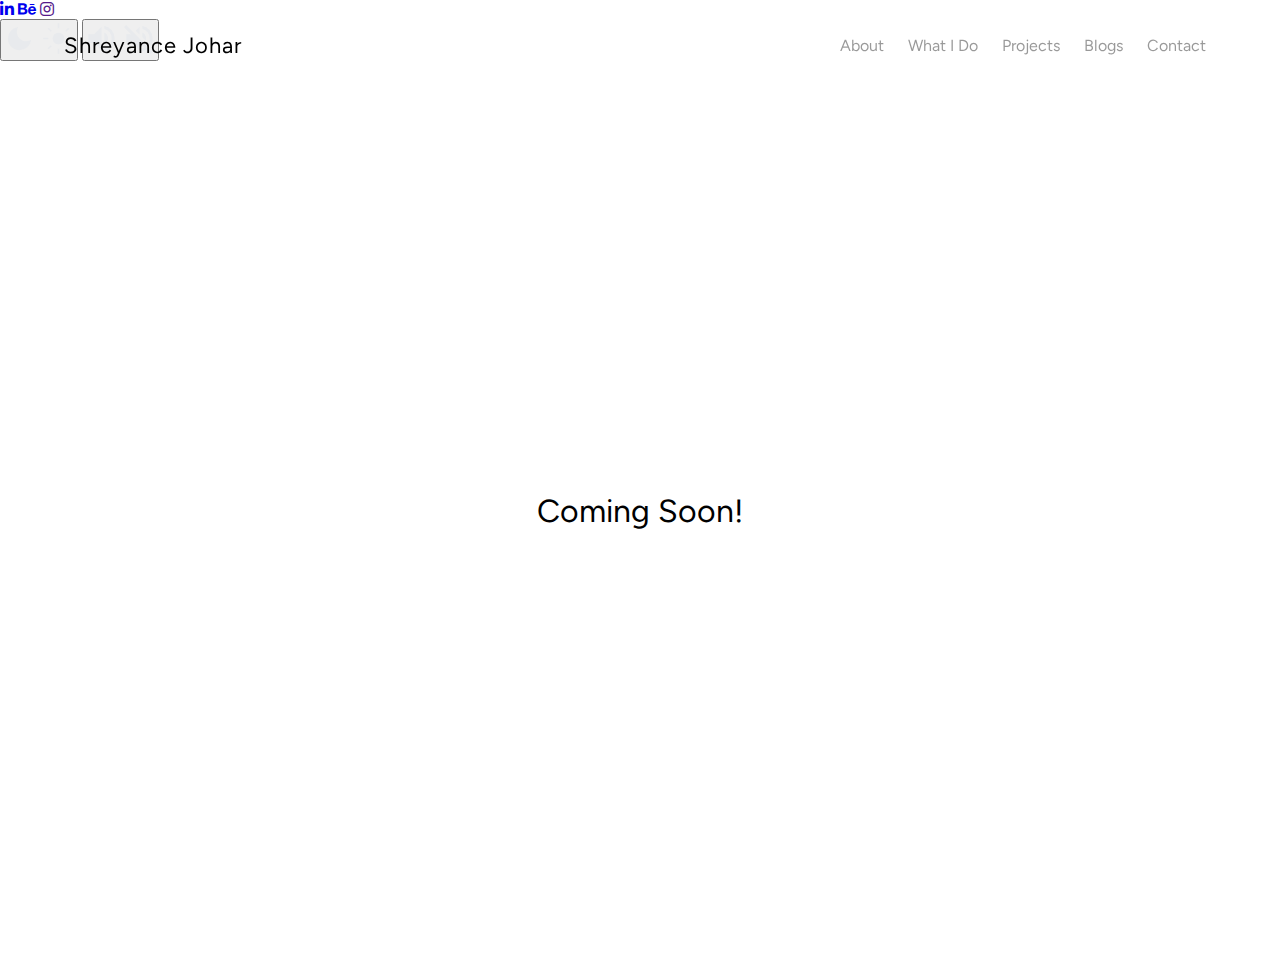
<file: pgs/blogs.html>
<!DOCTYPE html>
<html lang="en">
<head>
    <meta charset="UTF-8">
    <meta name="viewport" content="width=device-width, initial-scale=1.0">
     <!-- Stylesheets -->
     <link rel="stylesheet" href="../css/main.css">
     <link rel="stylesheet" href="../css/wid.css">
     <link rel="stylesheet" href="../css/blogs.css">
     <link rel="icon" href="../imgs/favicon.png" type="image/png">
     <script src="../app.js" defer></script>
    <!-- Fonts -->
    <link rel="stylesheet" href="https://cdnjs.cloudflare.com/ajax/libs/font-awesome/6.7.2/css/all.min.css" integrity="sha512-Evv84Mr4kqVGRNSgIGL/F/aIDqQb7xQ2vcrdIwxfjThSH8CSR7PBEakCr51Ck+w+/U6swU2Im1vVX0SVk9ABhg==" crossorigin="anonymous" referrerpolicy="no-referrer" />
    <link rel="preconnect" href="https://fonts.googleapis.com">
    <link rel="preconnect" href="https://fonts.gstatic.com" crossorigin>
    <link href="https://fonts.googleapis.com/css2?family=Figtree:ital,wght@0,300..900;1,300..900&display=swap" rel="stylesheet">
    <title>Blogs</title>
</head>
<body>
     <!-- Header -->
     <header>
        <a href="../index.html"><h1 class="h-logo">Shreyance Johar</h1></a>
        <ul class="h-list">
        <li><a href="#info">About</a></li>
        <li><a href="#wid">What I Do</a></li>
        <li><a href="#projects">Projects</a></li>
        <li><a href="./blogs.html">Blogs</a></li>
        <li><a href="">Contact</a></li>
        </ul>
        <div class="burger">
            <div></div>
            <div></div>
            <div></div>
        </div>
    </header>

    <!-- Footer -->
    <div class="footer">
        <div class="f-socials">
            <a target="_blank" href="https://www.linkedin.com/in/shreyancejohar"><i class="f-logo fa-brands fa-linkedin-in"></i></a>
            <a target="_blank" href="https://www.behance.net/shreyancejohar"><i class="f-logo fa-brands fa-behance"></i></a>
            <a target="_blank" href=""><i class="f-logo fa-brands fa-instagram"></i></a>
        </div>
      </div>
  
      <!-- Tools -->
      <div class="tools">
        <div class="f-socials">
            <button id="theme-switch">
              <svg xmlns="http://www.w3.org/2000/svg" height="35px" viewBox="0 -960 960 960" width="35px" fill="#e8eaed"><path d="M482.31-160q-133.34 0-226.67-93.33-93.33-93.34-93.33-226.67 0-121.54 79.23-210.77t196.15-105.38q3.23 0 6.35.23 3.11.23 6.11.69-20.23 28.23-32.03 62.81-11.81 34.57-11.81 72.42 0 106.67 74.66 181.33Q555.64-404 662.31-404q38.07 0 72.54-11.81 34.46-11.81 61.92-32.04.46 3 .69 6.12.23 3.11.23 6.35-15.38 116.92-104.61 196.15T482.31-160Z"/></svg>
              <svg xmlns="http://www.w3.org/2000/svg" height="35px" viewBox="0 -960 960 960" width="35px" fill="#e8eaed"><path d="M480-320q-66.85 0-113.42-46.58Q320-413.15 320-480t46.58-113.42Q413.15-640 480-640t113.42 46.58Q640-546.85 640-480t-46.58 113.42Q546.85-320 480-320ZM200-460H60v-40h140v40Zm700 0H760v-40h140v40ZM460-760v-140h40v140h-40Zm0 700v-140h40v140h-40ZM269.85-663.85l-86.39-83.92 27.77-29.77 84.46 85.39-25.84 28.3Zm478.92 481.39-84.69-85.62 26.07-28.07 86.39 83.92-27.77 29.77Zm-84.92-507.69 83.92-86.39 29.77 27.77-85.39 84.46-28.3-25.84ZM182.46-211.23l85.62-84.69 26.54 26.07-83.16 87.16-29-28.54Z"/></svg>
            </button>
            <button id="vol-switch">
              <svg xmlns="http://www.w3.org/2000/svg" height="35px" viewBox="0 -960 960 960" width="35px" fill="#e8eaed"><path d="M560-131v-82q90-26 145-100t55-168q0-94-55-168T560-749v-82q124 28 202 125.5T840-481q0 127-78 224.5T560-131ZM120-360v-240h160l200-200v640L280-360H120Zm440 40v-322q47 22 73.5 66t26.5 96q0 51-26.5 94.5T560-320Z"/></svg>
              <svg xmlns="http://www.w3.org/2000/svg" height="35px" viewBox="0 -960 960 960" width="35px" fill="#e8eaed"><path d="M792-56 671-177q-25 16-53 27.5T560-131v-82q14-5 27.5-10t25.5-12L480-368v208L280-360H120v-240h128L56-792l56-56 736 736-56 56Zm-8-232-58-58q17-31 25.5-65t8.5-70q0-94-55-168T560-749v-82q124 28 202 125.5T840-481q0 53-14.5 102T784-288ZM650-422l-90-90v-130q47 22 73.5 66t26.5 96q0 15-2.5 29.5T650-422ZM480-592 376-696l104-104v208Z"/></svg>
            </button>
        </div>
      </div>

    <!-- Hero -->
    <section class="hero">
        <div class="hero-txt-cont">
            <h1 style="text-align: center; font-weight: 400;">Coming Soon!</h1>
            <!-- <h1 class="hero-title">Blogs</h1> -->
            <!-- <p class="wid-p">What stays with you longer: words spoken aloud or those written down?</p>
            <p class="wid-p">In a world driven by stories, print media remains an enduring cornerstone of mass communication, celebrated for its ability to inform, influence, and inspire. In the realm of fashion, where visuals meet narratives, print media offers a tactile, timeless connection—a canvas for ideas to leap off the page and into the minds of its audience. From magazines and zines to books and curated promotional materials, it seamlessly blends tradition with innovation, offering a distinct voice amidst the digital noise.</p> -->
        </div>
    </section>

    <!-- Blogs -->
     <!-- <section class="blogs">
        <div class="blogs-cont">
            <div class="blog-side-col">
                <div class="b-grid-item">
                    <div class="b-img-cont">
                        <img class="b-img" src="../imgs/print-media/2.webp" alt="blog-image">
                    </div>
                    <h6 class="blog-date">11.2.25 | 2 Min Read</h6>
                    <h4 class="blog-title">Day in my life</h4>
                    <p class="blog-subtitle">Lorem Ipsum is simply dummy text of the printing and typesetting industry.</p>
                    <div class="wid-btn-cont">
                        <button class="wid-btn">
                            <a href="../pgs/project-3.html" class="btn2"><span class="spn2">Read More</span></a>
                        </button>
                    </div>
                </div>

                <div class="b-grid-item">
                    <div class="b-img-cont">
                        <img class="b-img" src="../imgs/print-media/2.webp" alt="blog-image">
                    </div>
                    <h6 class="blog-date">11.2.25 | 2 Min Read</h6>
                    <h4 class="blog-title">Day in my life</h4>
                    <p class="blog-subtitle">Lorem Ipsum is simply dummy text of the printing and typesetting industry.</p>
                    <div class="wid-btn-cont">
                        <button class="wid-btn">
                            <a href="../pgs/project-3.html" class="btn2"><span class="spn2">Read More</span></a>
                        </button>
                    </div>
                </div>
            </div>

            <div class="blog-mid-col">
                <div class="b-grid-item">
                    <div class="b-img-cont">
                        <img class="b-img" src="../imgs/print-media/2.webp" alt="blog-image">
                    </div>
                    <h6 class="blog-date">11.2.25 | 2 Min Read</h6>
                    <h4 class="blog-title">Day in my life</h4>
                    <p class="blog-subtitle">Lorem Ipsum is simply dummy text of the printing and typesetting industry.</p>
                    <div class="wid-btn-cont">
                        <button class="wid-btn">
                            <a href="../pgs/project-3.html" class="btn2"><span class="spn2">Read More</span></a>
                        </button>
                    </div>
                </div>
            </div>

            <div class="blog-side-col">
                <div class="b-grid-item">
                    <div class="b-img-cont">
                        <img class="b-img" src="../imgs/print-media/2.webp" alt="blog-image">
                    </div>
                    <h6 class="blog-date">11.2.25 | 2 Min Read</h6>
                    <h4 class="blog-title">Day in my life</h4>
                    <p class="blog-subtitle">Lorem Ipsum is simply dummy text of the printing and typesetting industry.</p>
                    <div class="wid-btn-cont">
                        <button class="wid-btn">
                            <a href="../pgs/project-3.html" class="btn2"><span class="spn2">Read More</span></a>
                        </button>
                    </div>
                </div>

                <div class="b-grid-item">
                    <div class="b-img-cont">
                        <img class="b-img" src="../imgs/print-media/2.webp" alt="blog-image">
                    </div>
                    <h6 class="blog-date">11.2.25 | 2 Min Read</h6>
                    <h4 class="blog-title">Day in my life</h4>
                    <p class="blog-subtitle">Lorem Ipsum is simply dummy text of the printing and typesetting industry.</p>
                    <div class="wid-btn-cont">
                        <button class="wid-btn">
                            <a href="../pgs/project-3.html" class="btn2"><span class="spn2">Read More</span></a>
                        </button>
                    </div>
                </div>
            </div>
        </div>
     </section> -->
</body>
</html>
</file>
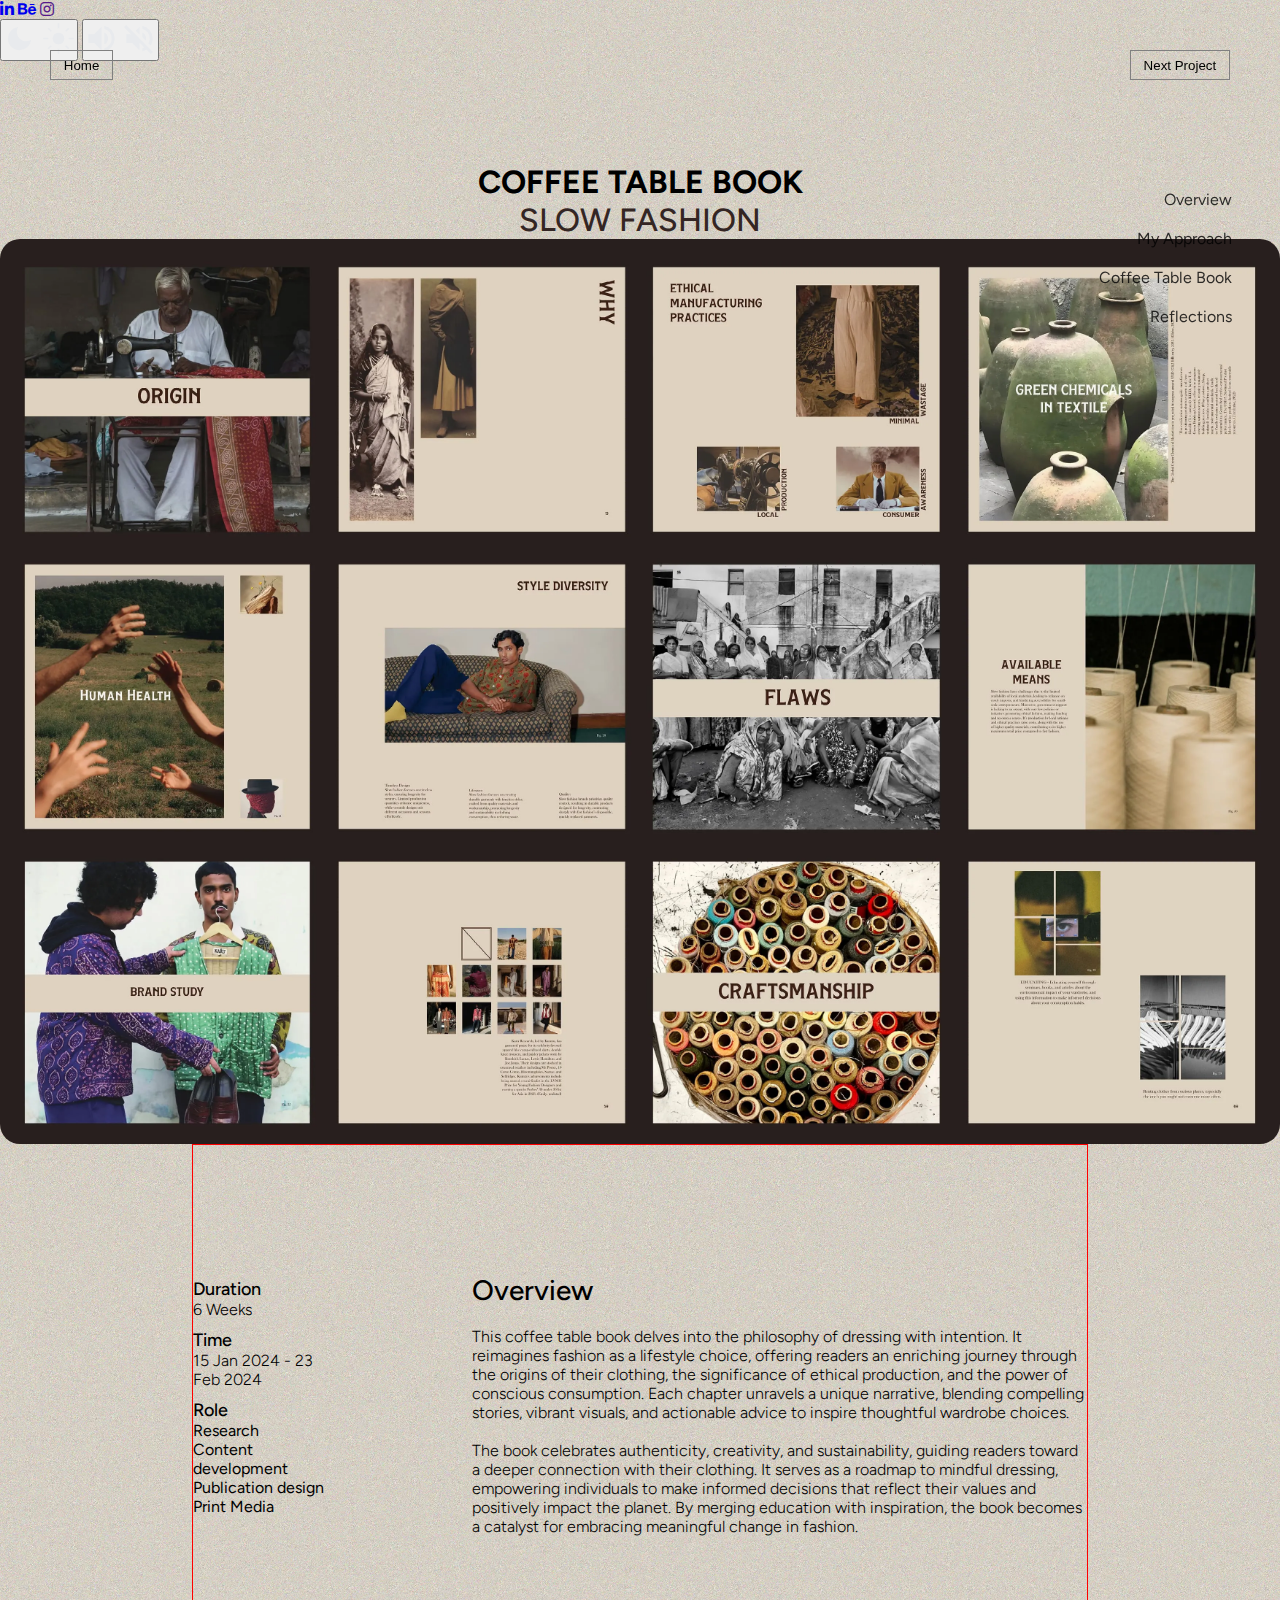
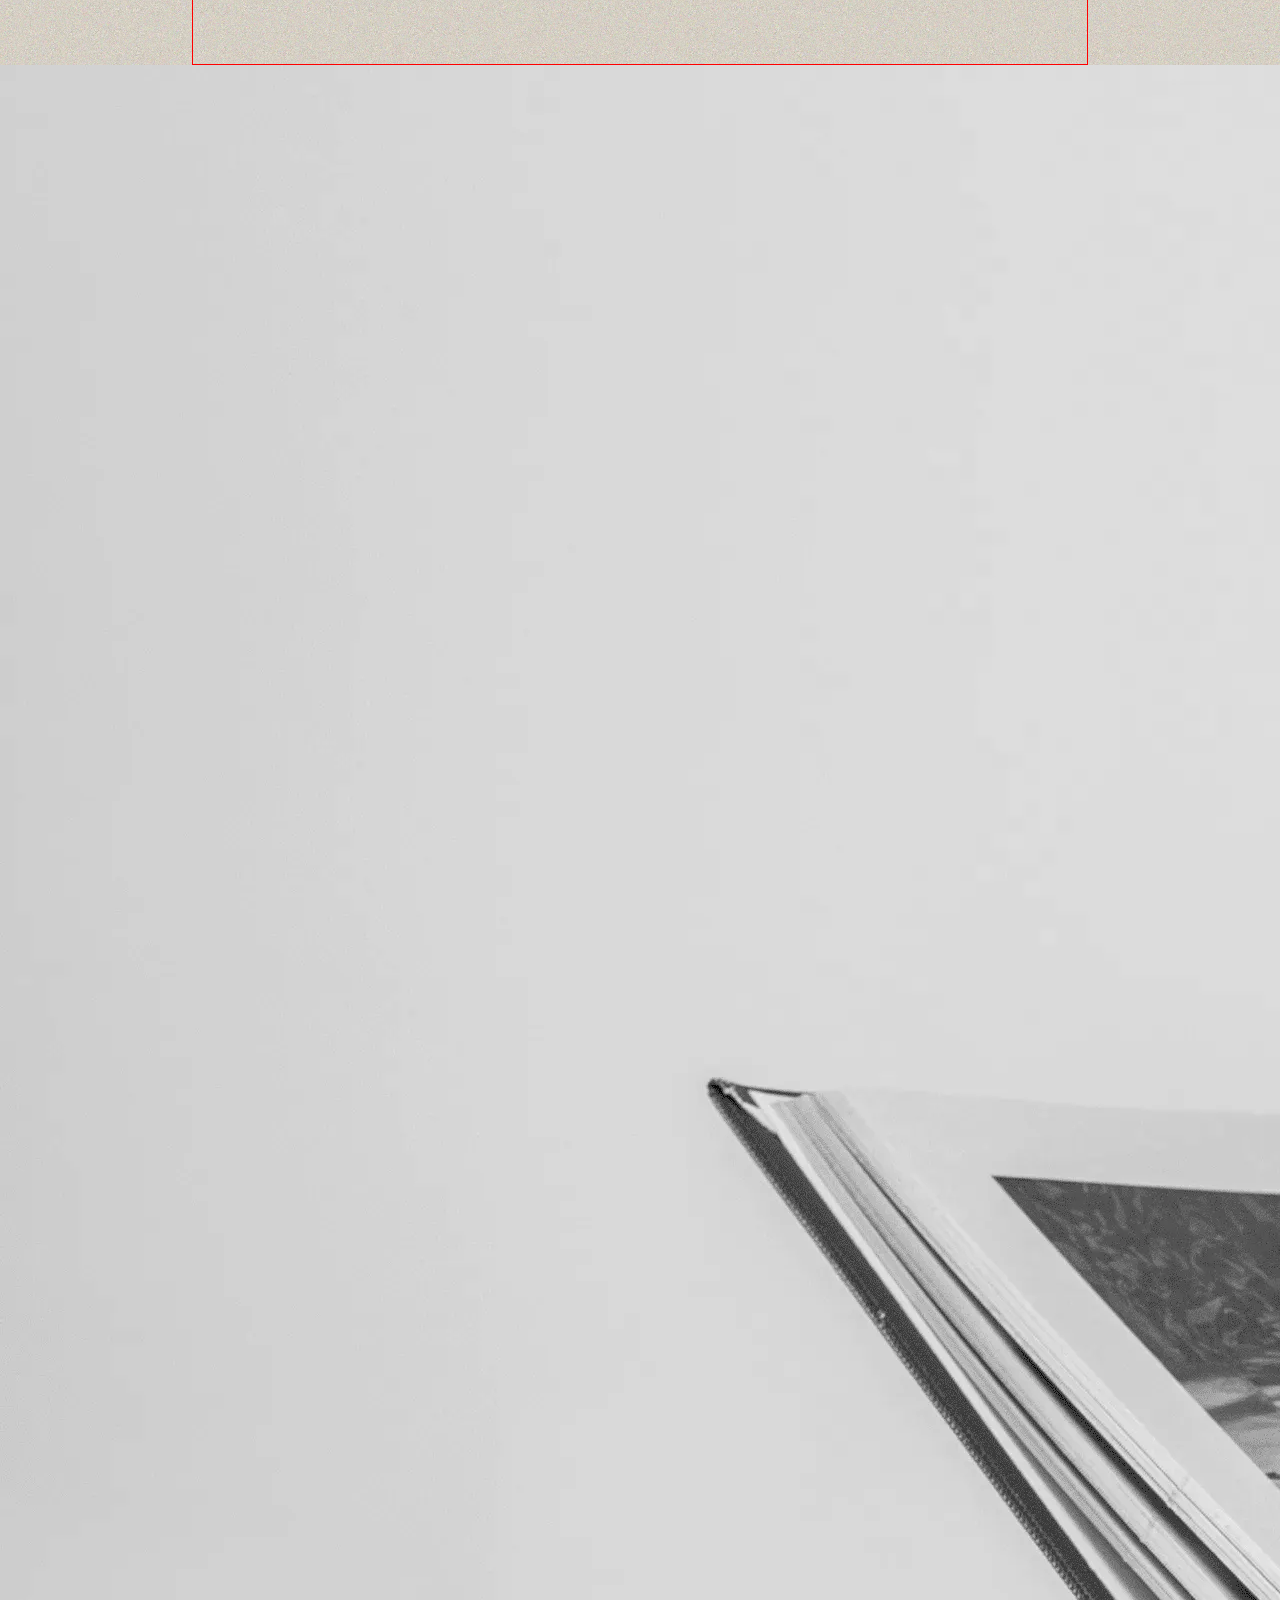
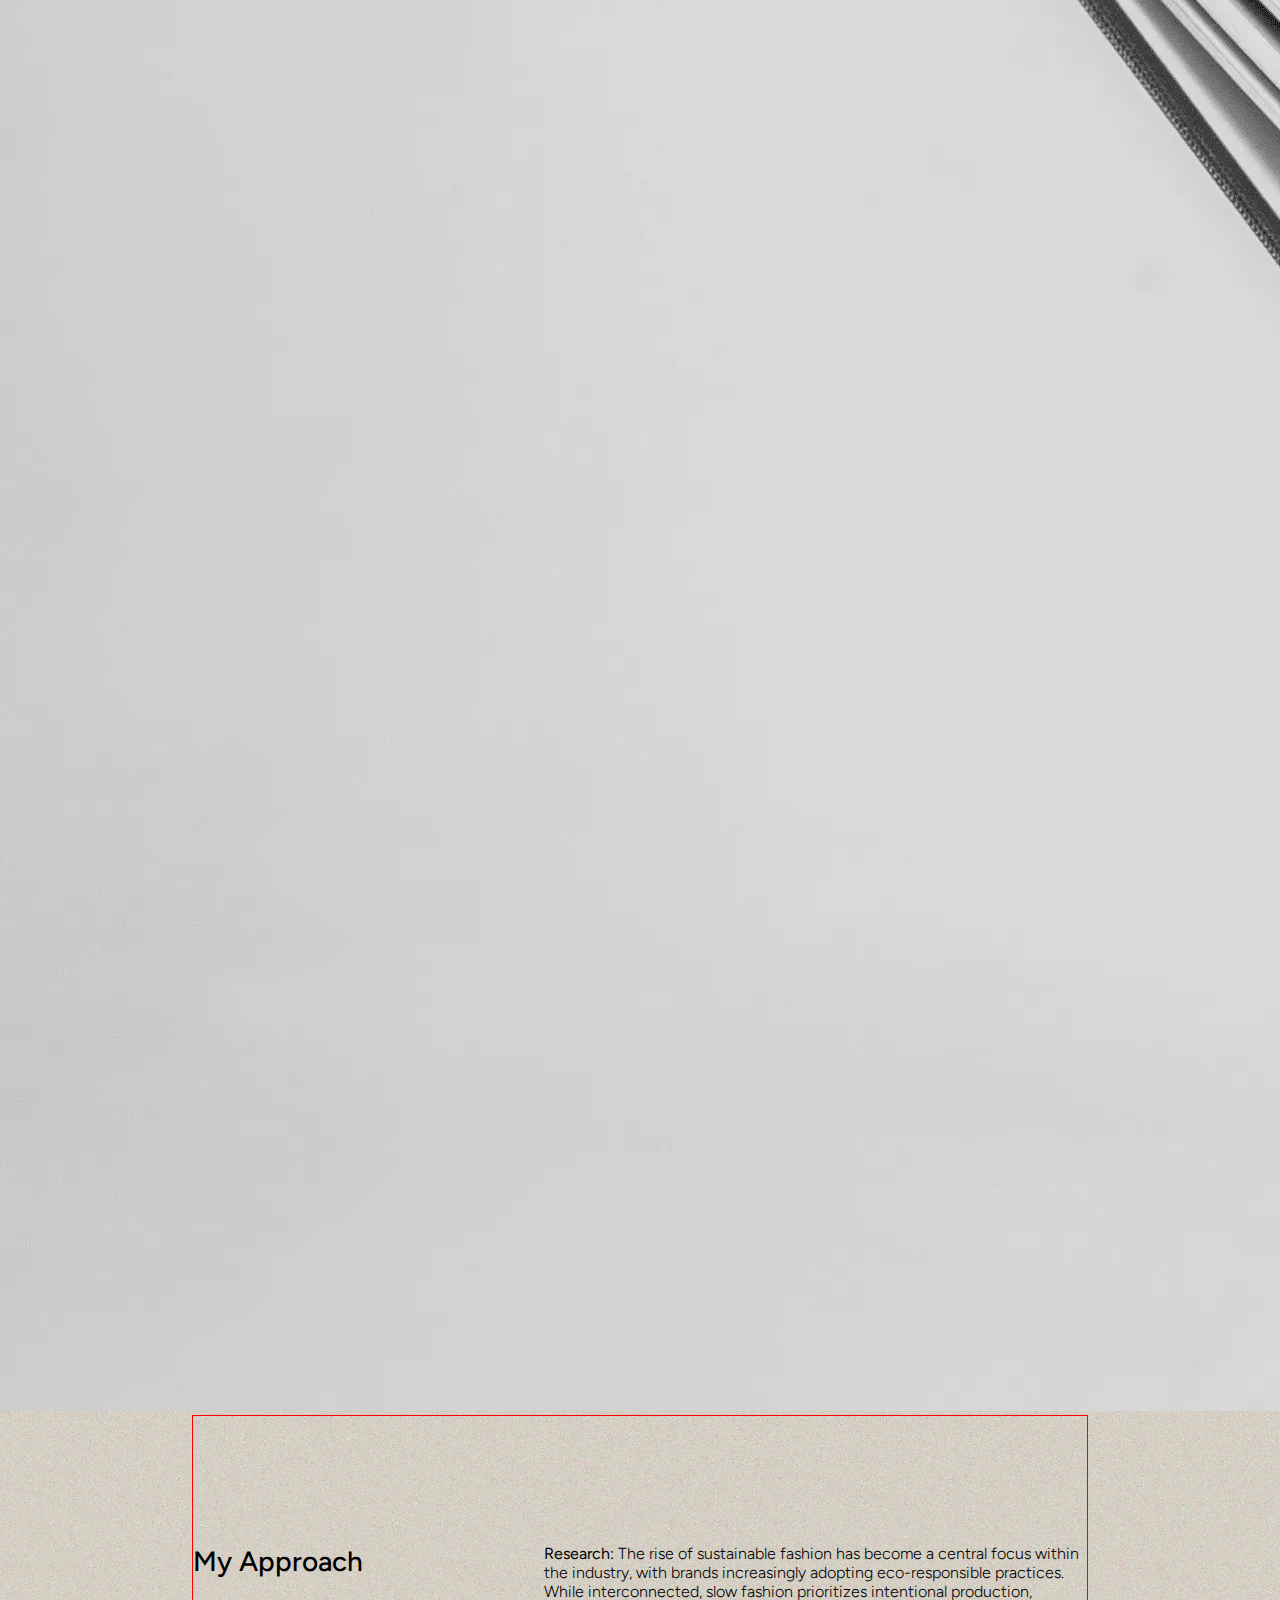
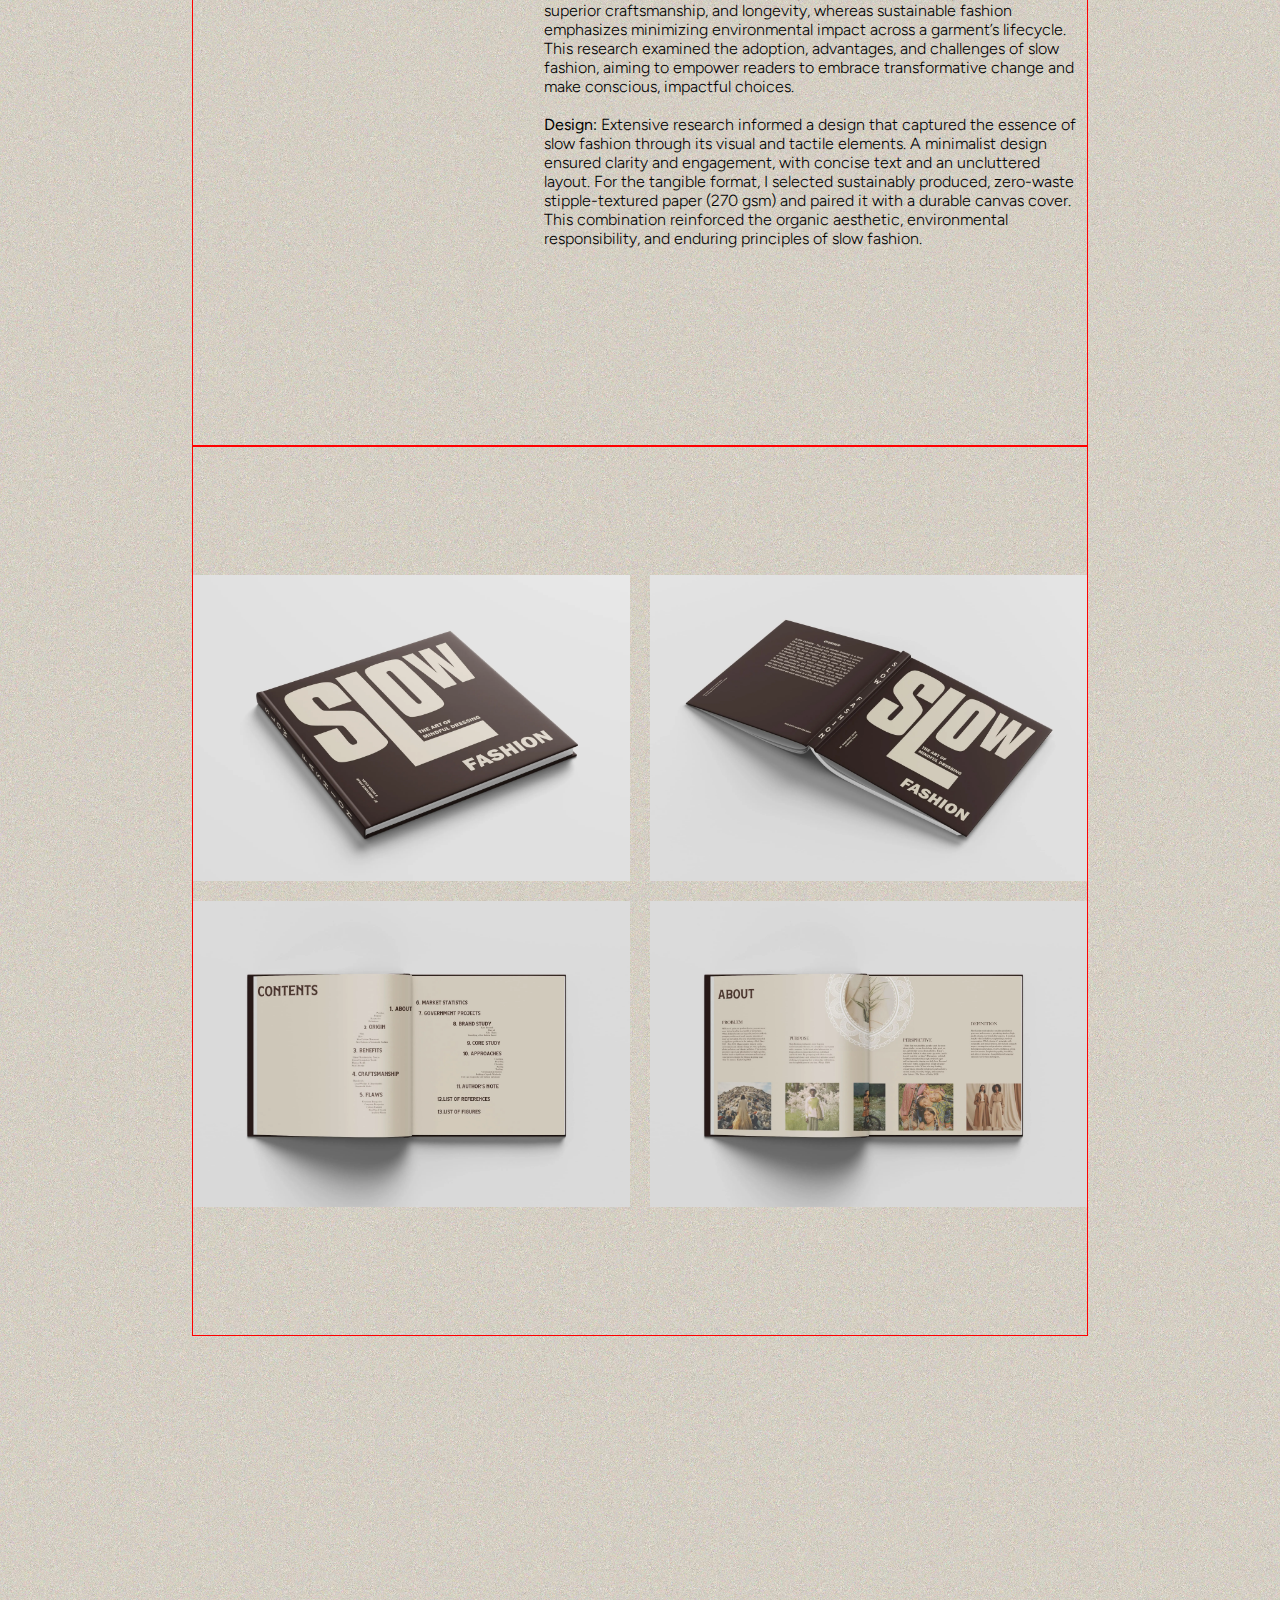
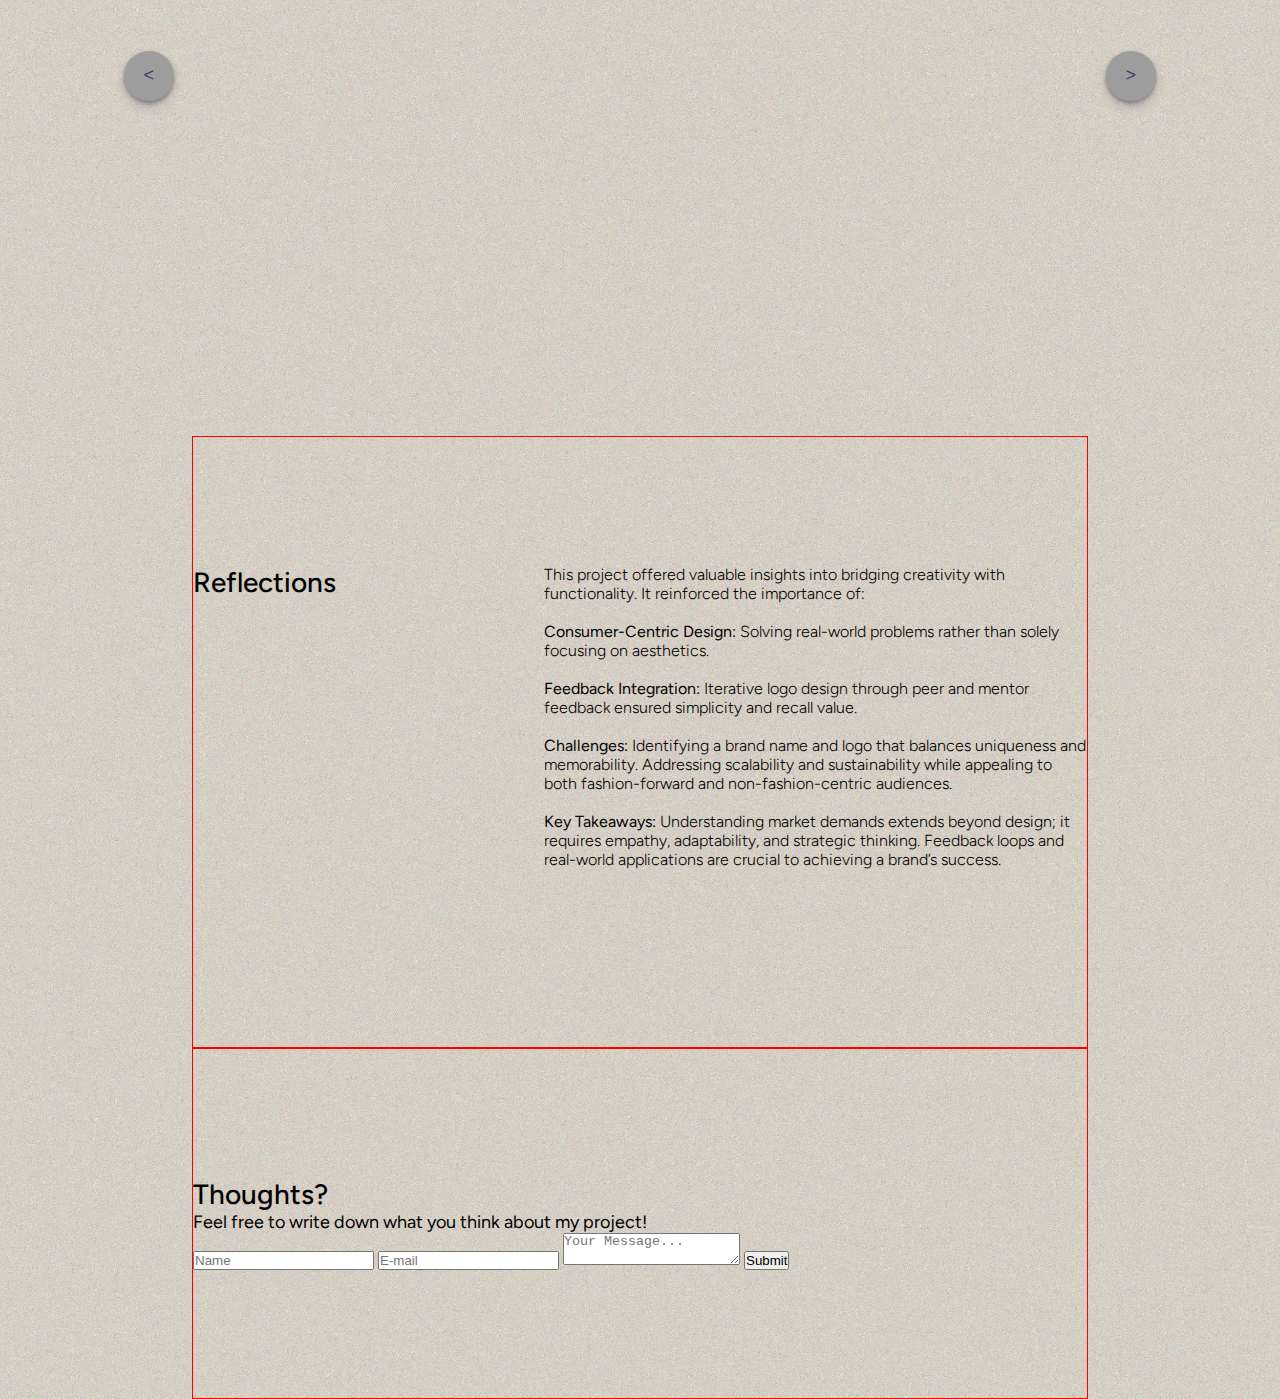
<file: pgs/project-2.html>
<!DOCTYPE html>
<html lang="en">
<head>
    <meta charset="UTF-8">
    <meta name="viewport" content="width=device-width, initial-scale=1">
    <!-- Stylesheets -->
    <link rel="stylesheet" href="../css/main.css">
    <link rel="stylesheet" href="../css/wid.css">
    <link rel="stylesheet" href="../css/projects.css">
    <link rel="stylesheet" href="../css/project-2.css">
    <link rel="icon" href="../imgs/favicon.png" type="image/png">
    <script src="../projects.js" defer></script>
    <!-- Fonts -->
    <link rel="stylesheet" href="https://cdnjs.cloudflare.com/ajax/libs/font-awesome/6.7.2/css/all.min.css" integrity="sha512-Evv84Mr4kqVGRNSgIGL/F/aIDqQb7xQ2vcrdIwxfjThSH8CSR7PBEakCr51Ck+w+/U6swU2Im1vVX0SVk9ABhg==" crossorigin="anonymous" referrerpolicy="no-referrer" />
    <link rel="preconnect" href="https://fonts.googleapis.com">
    <link rel="preconnect" href="https://fonts.gstatic.com" crossorigin>
    <link href="https://fonts.googleapis.com/css2?family=Figtree:ital,wght@0,300..900;1,300..900&display=swap" rel="stylesheet">


    <title>Coffee Table Book</title>
</head>
<body>
    
    <!-- Header -->
    <header>
        <a href="../index.html">
            <button class="button type1 h-btn">
                <span class="btn-txt">Home</span>
            </button>
        </a>
        <div class="burger">
            <div></div>
            <div></div>
            <div></div>
        </div>
        <a href="../pgs/project-3.html">
            <button class="button type1 np-btn">
                <span class="btn-txt">Next Project</span>
            </button>
        </a>
    </header>

    <!-- Footer -->
    <div class="footer">
        <div class="f-socials">
            <a target="_blank" href="https://www.linkedin.com/in/shreyancejohar"><i class="f-logo fa-brands fa-linkedin-in"></i></a>
            <a target="_blank" href="https://www.behance.net/shreyancejohar"><i class="f-logo fa-brands fa-behance"></i></a>
            <a target="_blank" href=""><i class="f-logo fa-brands fa-instagram"></i></a>
        </div>
      </div>
  
      <!-- Tools -->
      <div class="tools">
        <div class="f-socials">
            <button id="theme-switch">
              <svg xmlns="http://www.w3.org/2000/svg" height="35px" viewBox="0 -960 960 960" width="35px" fill="#e8eaed"><path d="M482.31-160q-133.34 0-226.67-93.33-93.33-93.34-93.33-226.67 0-121.54 79.23-210.77t196.15-105.38q3.23 0 6.35.23 3.11.23 6.11.69-20.23 28.23-32.03 62.81-11.81 34.57-11.81 72.42 0 106.67 74.66 181.33Q555.64-404 662.31-404q38.07 0 72.54-11.81 34.46-11.81 61.92-32.04.46 3 .69 6.12.23 3.11.23 6.35-15.38 116.92-104.61 196.15T482.31-160Z"/></svg>
              <svg xmlns="http://www.w3.org/2000/svg" height="35px" viewBox="0 -960 960 960" width="35px" fill="#e8eaed"><path d="M480-320q-66.85 0-113.42-46.58Q320-413.15 320-480t46.58-113.42Q413.15-640 480-640t113.42 46.58Q640-546.85 640-480t-46.58 113.42Q546.85-320 480-320ZM200-460H60v-40h140v40Zm700 0H760v-40h140v40ZM460-760v-140h40v140h-40Zm0 700v-140h40v140h-40ZM269.85-663.85l-86.39-83.92 27.77-29.77 84.46 85.39-25.84 28.3Zm478.92 481.39-84.69-85.62 26.07-28.07 86.39 83.92-27.77 29.77Zm-84.92-507.69 83.92-86.39 29.77 27.77-85.39 84.46-28.3-25.84ZM182.46-211.23l85.62-84.69 26.54 26.07-83.16 87.16-29-28.54Z"/></svg>
            </button>
            <button id="vol-switch">
              <svg xmlns="http://www.w3.org/2000/svg" height="35px" viewBox="0 -960 960 960" width="35px" fill="#e8eaed"><path d="M560-131v-82q90-26 145-100t55-168q0-94-55-168T560-749v-82q124 28 202 125.5T840-481q0 127-78 224.5T560-131ZM120-360v-240h160l200-200v640L280-360H120Zm440 40v-322q47 22 73.5 66t26.5 96q0 51-26.5 94.5T560-320Z"/></svg>
              <svg xmlns="http://www.w3.org/2000/svg" height="35px" viewBox="0 -960 960 960" width="35px" fill="#e8eaed"><path d="M792-56 671-177q-25 16-53 27.5T560-131v-82q14-5 27.5-10t25.5-12L480-368v208L280-360H120v-240h128L56-792l56-56 736 736-56 56Zm-8-232-58-58q17-31 25.5-65t8.5-70q0-94-55-168T560-749v-82q124 28 202 125.5T840-481q0 53-14.5 102T784-288ZM650-422l-90-90v-130q47 22 73.5 66t26.5 96q0 15-2.5 29.5T650-422ZM480-592 376-696l104-104v208Z"/></svg>
            </button>
        </div>
      </div>

     <!-- Side Bar -->
      <div class="side-bar">
        <a href="#overview" class="sb-a">Overview</a>
        <a href="#my-appr" class="sb-a">My Approach</a>
        <a href="#ctb" class="sb-a">Coffee Table Book</a>
        <a href="#reflections" class="sb-a">Reflections</a>
      </div>

      <!-- Project Hero -->
       <div class="pro-hero">
        <h1 class="p2-pt1">COFFEE TABLE BOOK</h1>
        <h1 class="pt-2">SLOW FASHION</h1>
       </div>

        <div class="pro-title-img-cont">
            <img class="title-img" src="../imgs/Project-2/covers-images/pro2-home.webp" alt="project-img">
        </div>

       <!-- Project Info -->
       <div class="pro-info pro-container" id="overview">
        <div class="pi-left">
            <span>
                <h2 class="proj-heading">Duration</h2>
                <p class="mv-txt">6 Weeks</p>
            </span>
            <span>
                <h2 class="proj-heading">Time</h2>
                <p class="mv-txt">15 Jan 2024 - 23 Feb 2024</p>
            </span>
            <span>
                <h2 class="proj-heading">Role</h2>
                <p class="mv-txt">
                    <ul class="proj-list">
                        <li>Research</li>
                        <li>Content development</li>
                        <li>Publication design</li>
                        <li>Print Media</li>
                    </ul>
                </p>
            </span>
        </div>
        <div class="pi-right">
            <h2 class="proj-heading">Overview</h2>
            <p class="mv-txt">This coffee table book delves into the philosophy of dressing with intention. It reimagines fashion as a lifestyle choice, offering readers an enriching journey through the origins of their clothing, the significance of ethical production, and the power of conscious consumption. Each chapter unravels a unique narrative, blending compelling stories, vibrant visuals, and actionable advice to inspire thoughtful wardrobe choices. <br><br>
                The book celebrates authenticity, creativity, and sustainability, guiding readers toward a deeper connection with their clothing. It serves as a roadmap to mindful dressing, empowering individuals to make informed decisions that reflect their values and positively impact the planet. By merging education with inspiration, the book becomes a catalyst for embracing meaningful change in fashion. <br>
            </p>
        </div>
       </div>

       <!-- Narrow Video -->

    <div class="nr-pic-cont">
        <img src="../imgs/Project-2/covers-images/3.webp" alt="project-img" class="nr-pic">
    </div>

     <!-- Project Hero -->
      <div class="proj-main-cont pro-container" id="my-appr">
        <div class="proj-main">
            <h2 class="proj-heading">My Approach</h2>
            <p class="mv-txt"><strong>Research: </strong>The rise of sustainable fashion has become a central focus within the industry, with brands increasingly adopting eco-responsible practices. While interconnected, slow fashion prioritizes intentional production, superior craftsmanship, and longevity, whereas sustainable fashion emphasizes minimizing environmental impact across a garment’s lifecycle.
                This research examined the adoption, advantages, and challenges of slow fashion, aiming to empower readers to embrace transformative change and make conscious, impactful choices.
                 <br><br>

                 <strong>Design: </strong>Extensive research informed a design that captured the essence of slow fashion through its visual and tactile elements. A minimalist design ensured clarity and engagement, with concise text and an uncluttered layout.
                 For the tangible format, I selected sustainably produced, zero-waste stipple-textured paper (270 gsm) and paired it with a durable canvas cover. This combination reinforced the organic aesthetic, environmental responsibility, and enduring principles of slow fashion.
                 <br><br>
            </p>       
        </div>
      </div>

    <!-- Gallery -->
     <div class="gallery pro-container" id="ctb">
        <!-- <div class="ph-g">
            <img onclick="this.requestFullscreen()" loading="lazy" class="gal-img g-li" src="./imgs/Project-2/0.webp" alt="project-photo">
            <img onclick="this.requestFullscreen()" loading="lazy" class="gal-img g-ri" src="./imgs/Project-2/0.1.webp" alt="project-photo">
            <img onclick="this.requestFullscreen()" loading="lazy" class="gal-img g-li" src="./imgs/Project-2/3.webp" alt="project-photo">
            <img onclick="this.requestFullscreen()" loading="lazy" class="gal-img g-ri" src="./imgs/Project-2/4.webp" alt="project-photo" id="iterations">
        </div> -->

        <div class="wid-grid">
            <div class="wid-gitem g-li"><img src="../imgs/Project-2/0.webp" alt="grid-photo" class="wid-gitem-img" onclick="this.requestFullscreen()"></div>
            <div class="wid-gitem g-ri"><img src="../imgs/Project-2/0.1.webp" alt="grid-photo" class="wid-gitem-img" onclick="this.requestFullscreen()"></div>
            <div class="wid-gitem g-li"><img src="../imgs/Project-2/3.webp" alt="grid-photo" class="wid-gitem-img" onclick="this.requestFullscreen()"></div>
            <div class="wid-gitem g-ri"><img src="../imgs/Project-2/4.webp" alt="grid-photo" class="wid-gitem-img" onclick="this.requestFullscreen()"></div>
        </div>
     </div>

     <!-- Photo Slider -->
      <section class="ps-center">
        <div class="slider">
            <div class="list">
            <div class="item"><img loading="lazy" src="../imgs/Project-2/1.webp" alt="project-image" class="proj-img"></div>
            <div class="item"><img loading="lazy" src="../imgs/Project-2/2.webp" alt="project-image" class="proj-img"></div>
            <div class="item"><img loading="lazy" src="../imgs/Project-2/3.webp" alt="project-image" class="proj-img"></div>
            <div class="item"><img loading="lazy" src="../imgs/Project-2/4.webp" alt="project-image" class="proj-img"></div>
            <div class="item"><img loading="lazy" src="../imgs/Project-2/5.webp" alt="project-image" class="proj-img"></div>
            <div class="item"><img loading="lazy" src="../imgs/Project-2/6.webp" alt="project-image" class="proj-img"></div>
            <div class="item"><img loading="lazy" src="../imgs/Project-2/7.webp" alt="project-image" class="proj-img"></div>
            <div class="item"><img loading="lazy" src="../imgs/Project-2/8.webp" alt="project-image" class="proj-img"></div>
            <div class="item"><img loading="lazy" src="../imgs/Project-2/9.webp" alt="project-image" class="proj-img"></div>
            <div class="item"><img loading="lazy" src="../imgs/Project-2/10.webp" alt="project-image" class="proj-img"></div>
            <div class="item"><img loading="lazy" src="../imgs/Project-2/11.webp" alt="project-image" class="proj-img"></div>
            <div class="item"><img loading="lazy" src="../imgs/Project-2/12.webp" alt="project-image" class="proj-img"></div>
            <div class="item"><img loading="lazy" src="../imgs/Project-2/13.webp" alt="project-image" class="proj-img"></div>
            <div class="item"><img loading="lazy" src="../imgs/Project-2/14.webp" alt="project-image" class="proj-img"></div>
            <div class="item"><img loading="lazy" src="../imgs/Project-2/15.webp" alt="project-image" class="proj-img"></div>
            <div class="item"><img loading="lazy" src="../imgs/Project-2/16.webp" alt="project-image" class="proj-img"></div>
            <div class="item"><img loading="lazy" src="../imgs/Project-2/17.webp" alt="project-image" class="proj-img"></div>
            <div class="item"><img loading="lazy" src="../imgs/Project-2/18.webp" alt="project-image" class="proj-img"></div>
            <div class="item"><img loading="lazy" src="../imgs/Project-2/19.webp" alt="project-image" class="proj-img"></div>
            <div class="item"><img loading="lazy" src="../imgs/Project-2/20.webp" alt="project-image" class="proj-img"></div>
            <div class="item"><img loading="lazy" src="../imgs/Project-2/21.webp" alt="project-image" class="proj-img"></div>
            <div class="item"><img loading="lazy" src="../imgs/Project-2/22.webp" alt="project-image" class="proj-img"></div>
            <div class="item"><img loading="lazy" src="../imgs/Project-2/23.webp" alt="project-image" class="proj-img"></div>
            <div class="item"><img loading="lazy" src="../imgs/Project-2/24.webp" alt="project-image" class="proj-img"></div>
            <div class="item"><img loading="lazy" src="../imgs/Project-2/25.webp" alt="project-image" class="proj-img"></div>
            <div class="item"><img loading="lazy" src="../imgs/Project-2/26.webp" alt="project-image" class="proj-img"></div>
            <div class="item"><img loading="lazy" src="../imgs/Project-2/27.webp" alt="project-image" class="proj-img"></div>
            <div class="item"><img loading="lazy" src="../imgs/Project-2/28.webp" alt="project-image" class="proj-img"></div>
            <div class="item"><img loading="lazy" src="../imgs/Project-2/29.webp" alt="project-image" class="proj-img"></div>
            <div class="item"><img loading="lazy" src="../imgs/Project-2/30.webp" alt="project-image" class="proj-img"></div>
            <div class="item"><img loading="lazy" src="../imgs/Project-2/31.webp" alt="project-image" class="proj-img"></div>
            <div class="item"><img loading="lazy" src="../imgs/Project-2/32.webp" alt="project-image" class="proj-img"></div>
            <div class="item"><img loading="lazy" src="../imgs/Project-2/33.webp" alt="project-image" class="proj-img"></div>
            <div class="item"><img loading="lazy" src="../imgs/Project-2/34.webp" alt="project-image" class="proj-img"></div>
            <div class="item"><img loading="lazy" src="../imgs/Project-2/35.webp" alt="project-image" class="proj-img"></div>
            <div class="item"><img loading="lazy" src="../imgs/Project-2/36.webp" alt="project-image" class="proj-img"></div>
            <div class="item"><img loading="lazy" src="../imgs/Project-2/37.webp" alt="project-image" class="proj-img"></div>
            <div class="item"><img loading="lazy" src="../imgs/Project-2/38.webp" alt="project-image" class="proj-img"></div>
            <div class="item"><img loading="lazy" src="../imgs/Project-2/39.webp" alt="project-image" class="proj-img"></div>
            <div class="item"><img loading="lazy" src="../imgs/Project-2/40.webp" alt="project-image" class="proj-img"></div>
            </div>
    
            <div class="buttons">
                <button id="prev" class="button-30" role="button"><</button>
                <button id="next" class="button-30" role="button">></button>
            </div>
         </div>
      </section>

        <div class="proj-main pro-container" id="reflections">
            <h2 class="proj-heading">Reflections</h2>
            <p class="mv-txt">This project offered valuable insights into bridging creativity with functionality. It reinforced the importance of: <br><br>  
                <strong>Consumer-Centric Design:</strong> Solving real-world problems rather than solely focusing on aesthetics. <br><br>
                <strong>Feedback Integration:</strong> Iterative logo design through peer and mentor feedback ensured simplicity and recall value. <br><br>

                <strong>Challenges:</strong> Identifying a brand name and logo that balances uniqueness and memorability.
                Addressing scalability and sustainability while appealing to both fashion-forward and non-fashion-centric audiences. <br><br>

                <strong>Key Takeaways:</strong> Understanding market demands extends beyond design; it requires empathy, adaptability, and strategic thinking. Feedback loops and real-world applications are crucial to achieving a brand’s success.</p>
        </div>

    <!-- Feedback Form -->
    <section class="pro-container">
        <h1 class="proj-heading">Thoughts?</h1>
        <p class="proj-info">Feel free to write down what you think about my project!</p>

        <div class="fb-form-cont">
            <form action="">
                <input type="text" name="name" placeholder="Name" class="fb-form-input" required maxlength="20">
                <input type="email" name="email" placeholder="E-mail" class="fb-form-input" required>
                <textarea name="message" placeholder="Your Message..." class="fb-form-input" required></textarea>
                <button type="submit">Submit</button>
            </form>
        </div>
     </section>
</body>
</html>
</file>
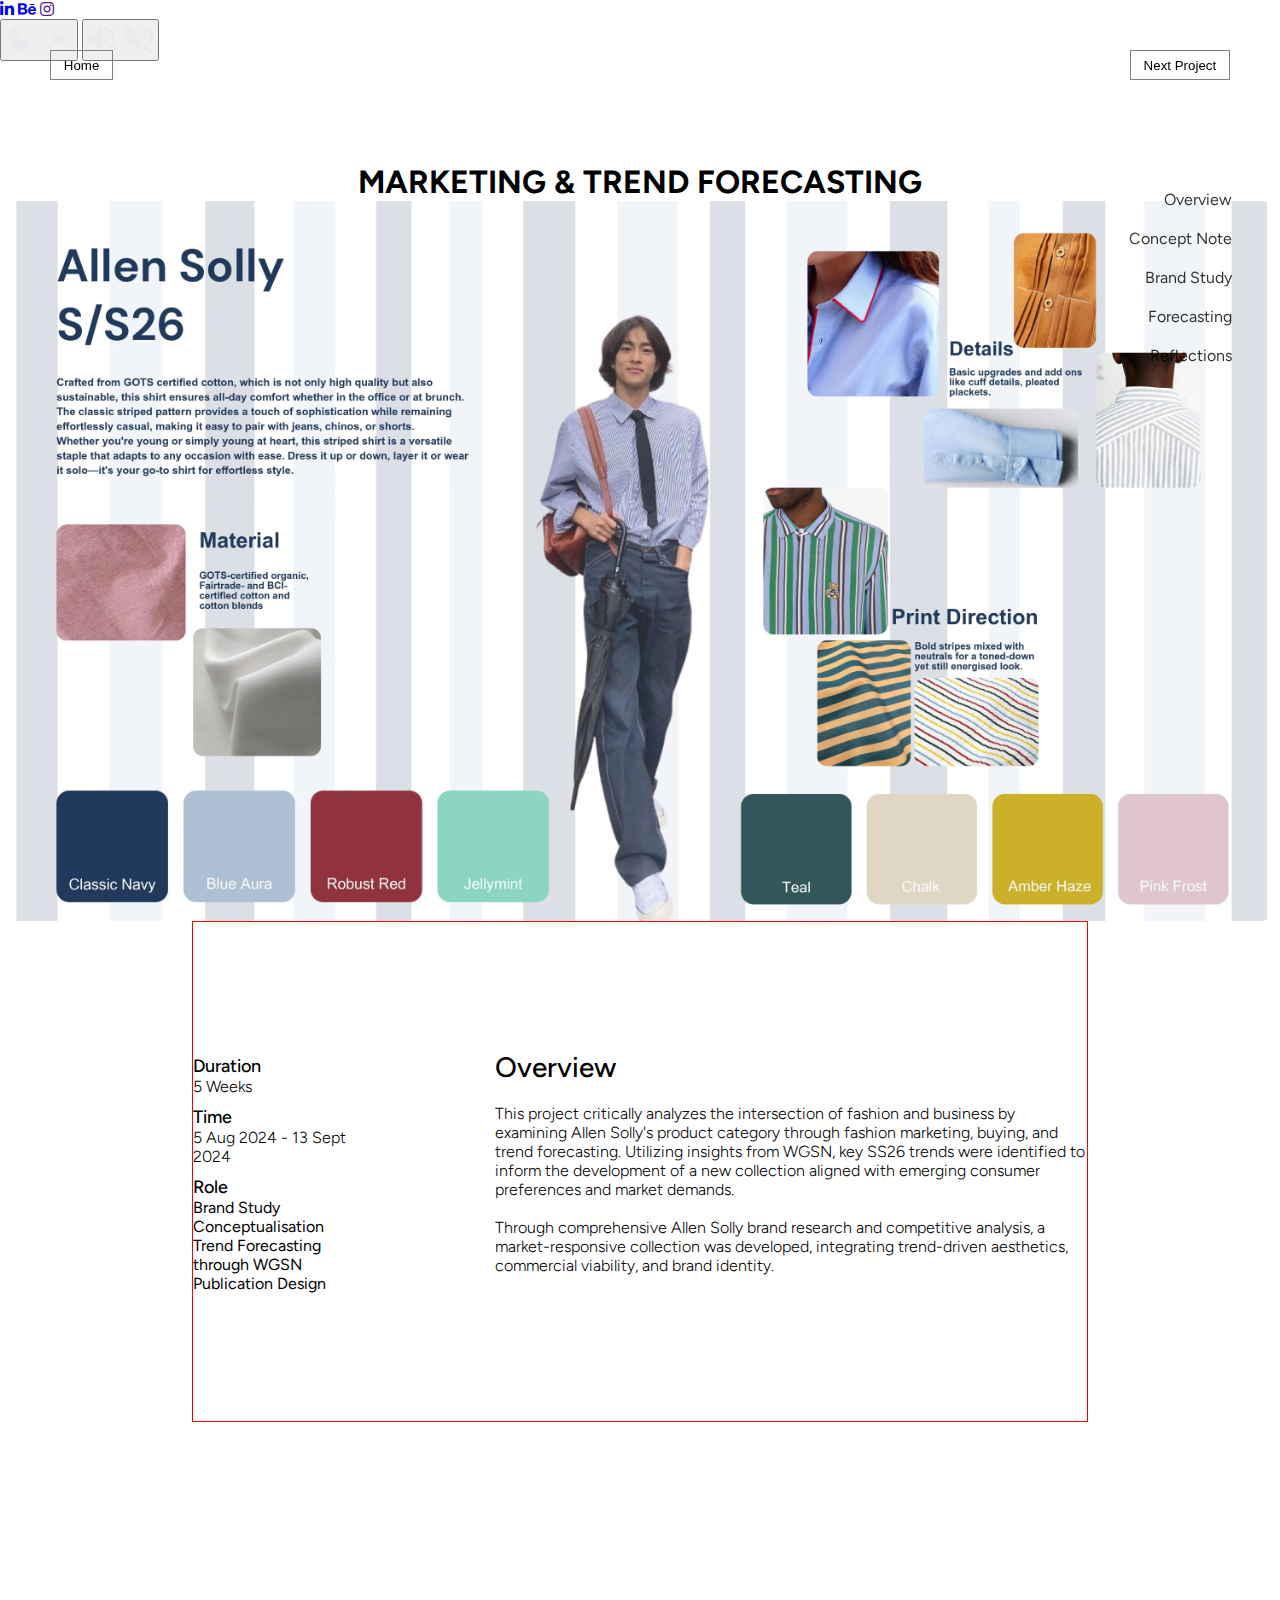
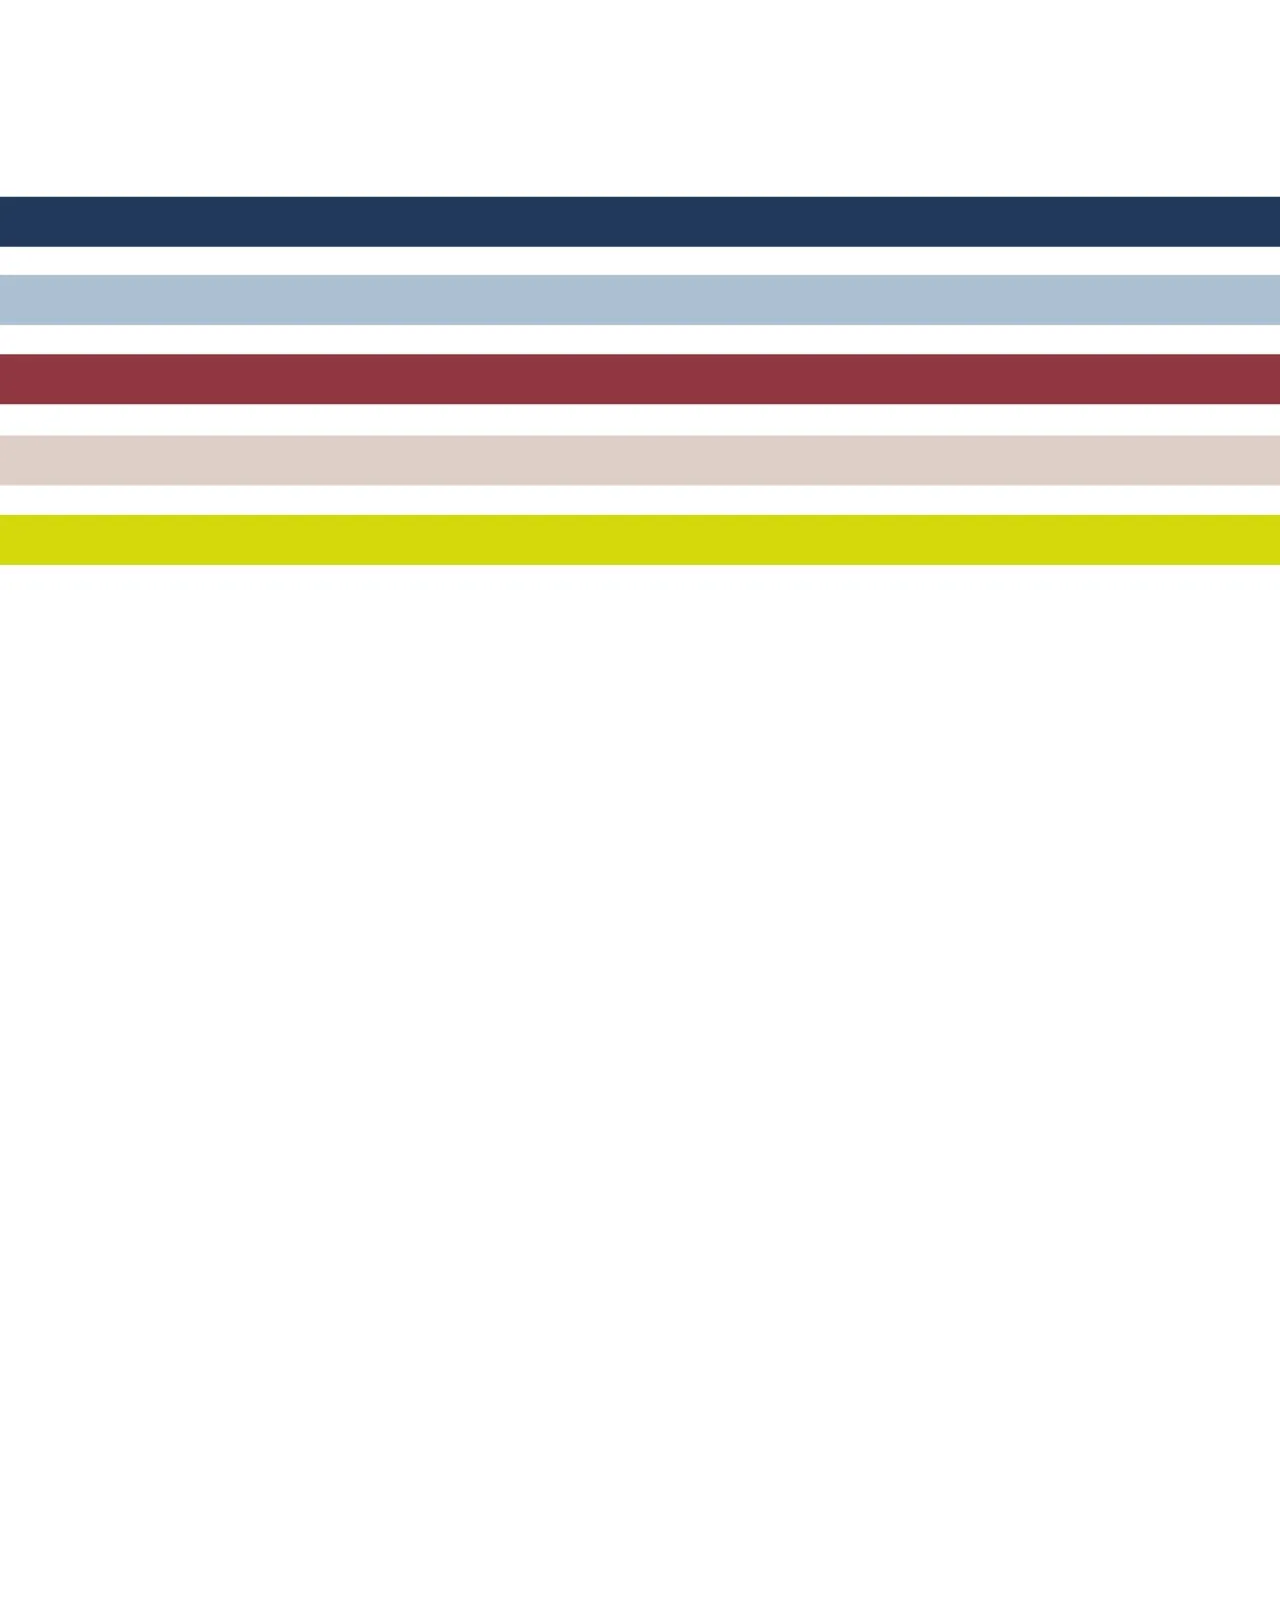
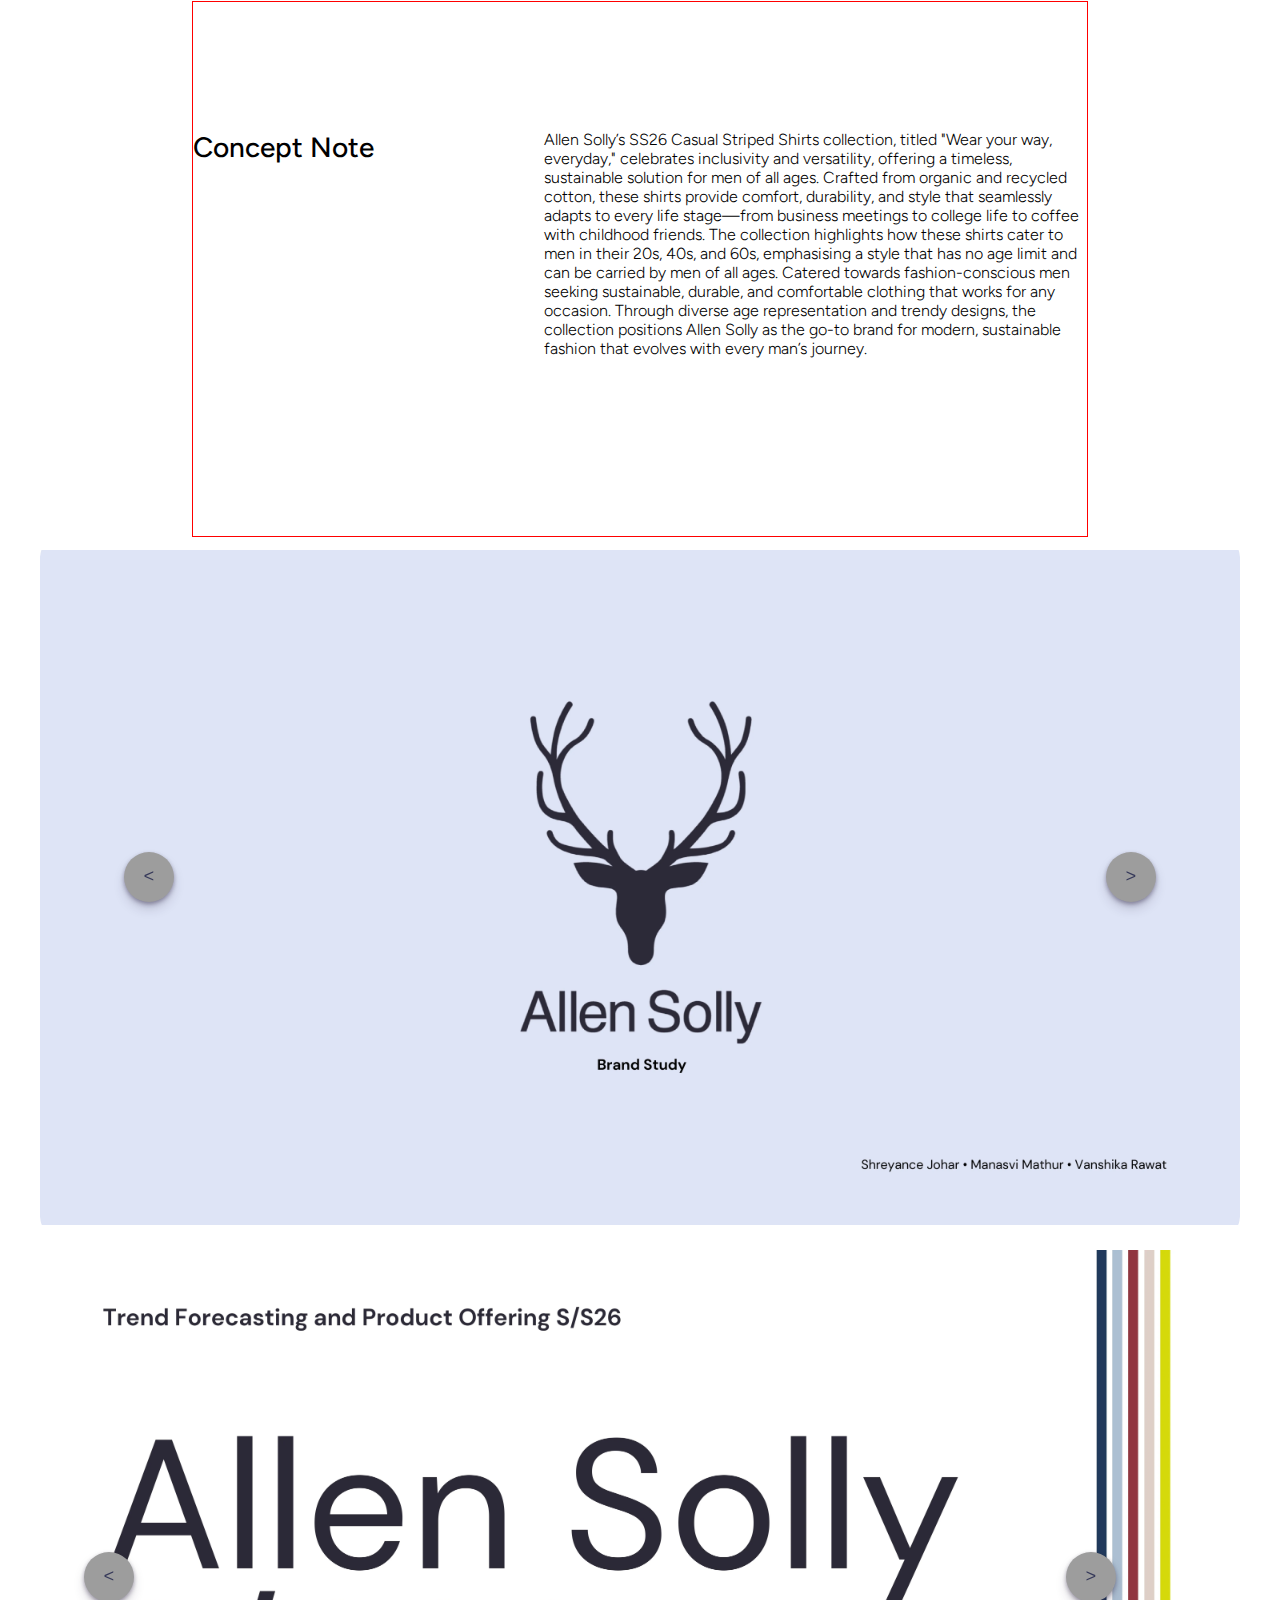
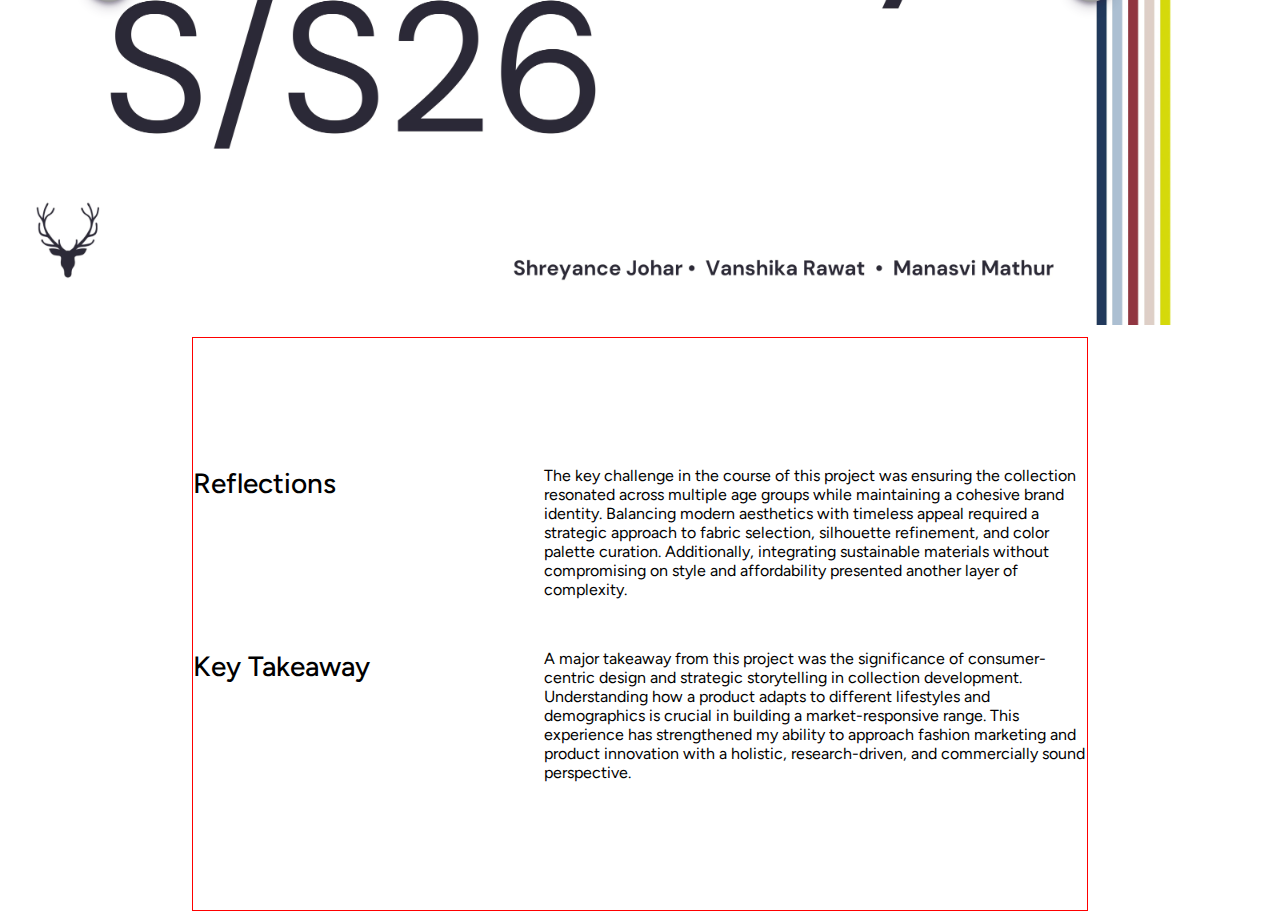
<file: pgs/project-4.html>
<!DOCTYPE html>
<html lang="en">
<head>
    <meta charset="UTF-8">
    <meta name="viewport" content="width=device-width, initial-scale=1">
    
    <link rel="stylesheet" href="../css/main.css">
    <link rel="stylesheet" href="../css/projects.css">
    <link rel="stylesheet" href="../css/project-4.css">
    <script src="../projects.js" defer></script>

    <!-- Fonts -->
    <link rel="stylesheet" href="https://cdnjs.cloudflare.com/ajax/libs/font-awesome/6.7.2/css/all.min.css" integrity="sha512-Evv84Mr4kqVGRNSgIGL/F/aIDqQb7xQ2vcrdIwxfjThSH8CSR7PBEakCr51Ck+w+/U6swU2Im1vVX0SVk9ABhg==" crossorigin="anonymous" referrerpolicy="no-referrer" />
    <link rel="preconnect" href="https://fonts.googleapis.com">
    <link rel="preconnect" href="https://fonts.gstatic.com" crossorigin>
    <link href="https://fonts.googleapis.com/css2?family=Figtree:ital,wght@0,300..900;1,300..900&display=swap" rel="stylesheet">


    <title>Marketing & Brand Forecasting</title>
</head>
<body>
    
    <!-- Header -->
    <header>
        <a href="../index.html">
            <button class="button type1 h-btn">
                <span class="btn-txt">Home</span>
            </button>
        </a>
        <div class="burger">
            <div></div>
            <div></div>
            <div></div>
        </div>
        <a href="../pgs/project-5.html">
            <button class="button type1 np-btn">
                <span class="btn-txt">Next Project</span>
            </button>
        </a>
     </header>

    <!-- Footer -->
    <div class="footer">
        <div class="f-socials">
            <a target="_blank" href="https://www.linkedin.com/in/shreyancejohar"><i class="f-logo fa-brands fa-linkedin-in"></i></a>
            <a target="_blank" href="https://www.behance.net/shreyancejohar"><i class="f-logo fa-brands fa-behance"></i></a>
            <a target="_blank" href=""><i class="f-logo fa-brands fa-instagram"></i></a>
        </div>
      </div>
  
      <!-- Tools -->
      <div class="tools">
        <div class="f-socials">
            <button id="theme-switch">
              <svg xmlns="http://www.w3.org/2000/svg" height="35px" viewBox="0 -960 960 960" width="35px" fill="#e8eaed"><path d="M482.31-160q-133.34 0-226.67-93.33-93.33-93.34-93.33-226.67 0-121.54 79.23-210.77t196.15-105.38q3.23 0 6.35.23 3.11.23 6.11.69-20.23 28.23-32.03 62.81-11.81 34.57-11.81 72.42 0 106.67 74.66 181.33Q555.64-404 662.31-404q38.07 0 72.54-11.81 34.46-11.81 61.92-32.04.46 3 .69 6.12.23 3.11.23 6.35-15.38 116.92-104.61 196.15T482.31-160Z"/></svg>
              <svg xmlns="http://www.w3.org/2000/svg" height="35px" viewBox="0 -960 960 960" width="35px" fill="#e8eaed"><path d="M480-320q-66.85 0-113.42-46.58Q320-413.15 320-480t46.58-113.42Q413.15-640 480-640t113.42 46.58Q640-546.85 640-480t-46.58 113.42Q546.85-320 480-320ZM200-460H60v-40h140v40Zm700 0H760v-40h140v40ZM460-760v-140h40v140h-40Zm0 700v-140h40v140h-40ZM269.85-663.85l-86.39-83.92 27.77-29.77 84.46 85.39-25.84 28.3Zm478.92 481.39-84.69-85.62 26.07-28.07 86.39 83.92-27.77 29.77Zm-84.92-507.69 83.92-86.39 29.77 27.77-85.39 84.46-28.3-25.84ZM182.46-211.23l85.62-84.69 26.54 26.07-83.16 87.16-29-28.54Z"/></svg>
            </button>
            <button id="vol-switch">
              <svg xmlns="http://www.w3.org/2000/svg" height="35px" viewBox="0 -960 960 960" width="35px" fill="#e8eaed"><path d="M560-131v-82q90-26 145-100t55-168q0-94-55-168T560-749v-82q124 28 202 125.5T840-481q0 127-78 224.5T560-131ZM120-360v-240h160l200-200v640L280-360H120Zm440 40v-322q47 22 73.5 66t26.5 96q0 51-26.5 94.5T560-320Z"/></svg>
              <svg xmlns="http://www.w3.org/2000/svg" height="35px" viewBox="0 -960 960 960" width="35px" fill="#e8eaed"><path d="M792-56 671-177q-25 16-53 27.5T560-131v-82q14-5 27.5-10t25.5-12L480-368v208L280-360H120v-240h128L56-792l56-56 736 736-56 56Zm-8-232-58-58q17-31 25.5-65t8.5-70q0-94-55-168T560-749v-82q124 28 202 125.5T840-481q0 53-14.5 102T784-288ZM650-422l-90-90v-130q47 22 73.5 66t26.5 96q0 15-2.5 29.5T650-422ZM480-592 376-696l104-104v208Z"/></svg>
            </button>
        </div>
      </div>

    <!-- Footer
     <div class="footer">
        <div class="f-socials">
            <a target="_blank" href="https://www.linkedin.com/in/shreyancejohar"><i class="f-logo fa-brands fa-linkedin-in"></i></a>
            <a target="_blank" href="https://www.behance.net/shreyancejohar"><i class="f-logo fa-brands fa-behance"></i></a>
            <a target="_blank" href=""><i class="f-logo fa-brands fa-instagram"></i></a>
        </div>
     </div> -->

     <!-- Side Bar -->
        <div class="side-bar">
        <a href="#overview" class="sb-a">Overview</a>
        <a href="#c-n" class="sb-a">Concept Note</a>
        <a href="#b-s" class="sb-a">Brand Study</a>
        <a href="#f-c" class="sb-a">Forecasting</a>
        <a href="#reflections" class="sb-a">Reflections</a>
      </div>

      <!-- Project Title -->
       <div class="pro-hero">
        <h1 class="pt-4">MARKETING & TREND FORECASTING</h1>
       </div>

        <div class="pro-title-img-cont">
            <img class="title-img" src="../imgs/Project-4/p4-title-pic.webp" alt="project-img">
        </div>

       <!-- Project Info -->
       <div class="pro-info pro-container" id="overview">
        <div class="pi-left">
            <span>
                <h2 class="proj-heading">Duration</h2>
                <p class="mv-txt">5 Weeks</p>
            </span>
            <span>
                <h2 class="proj-heading">Time</h2>
                <p class="mv-txt">5 Aug 2024 - 13 Sept 2024</p>
            </span>
            <span>
                <h2 class="proj-heading">Role</h2>
                <p class="mv-txt">
                    <ul class="proj-list">
                        <li>Brand Study</li>
                        <li>Conceptualisation</li>
                        <li>Trend Forecasting through WGSN</li>
                        <li>Publication Design</li>
                    </ul>
                </p>
            </span>
        </div>
        <div class="pi-right">
            <h2 class="proj-heading">Overview</h2>
            <p class="mv-txt">This project critically analyzes the intersection of fashion and business by examining Allen Solly's product category through fashion marketing, buying, and trend forecasting. Utilizing insights from WGSN, key SS26 trends were identified to inform the development of a new collection aligned with emerging consumer preferences and market demands. <br><br>
                Through comprehensive Allen Solly brand research and competitive analysis, a market-responsive collection was developed, integrating trend-driven aesthetics, commercial viability, and brand identity.<br>
            </p>
        </div>
       </div>

       <!-- Narrow Pic -->
        <div class="nr-pic-cont">
            <img src="../imgs/Project-4/nr-banner.webp" alt="project-img" class="nr-pic">
        </div>

     <!-- Project Hero -->
      <div class="proj-main-cont pro-container" id="c-n">
        <div class="proj-main">
            <h2 class="proj-heading">Concept Note</h2>
            <p class="mv-txt">Allen Solly’s SS26 Casual Striped Shirts collection, titled "Wear your way, everyday," celebrates inclusivity and versatility, offering a timeless, sustainable solution for men of all ages. Crafted from organic and recycled cotton, these shirts provide comfort, durability, and style that seamlessly adapts to every life stage—from business meetings to college life to coffee with childhood friends.
                 The collection highlights how these shirts cater to men in their 20s, 40s, and 60s, emphasising a style that has no age limit and can be carried by men of all ages.
                 Catered towards fashion-conscious men seeking sustainable, durable, and comfortable clothing that works for any occasion.
                 Through diverse age representation and trendy designs, the collection positions Allen Solly as the go-to brand for modern, sustainable fashion that evolves with every man’s journey.
            </p>       
        </div>
      </div>

     <!-- Photo Slider -->
      <section class="ps-center">
        <div class="slider" id="b-s">
            <div class="list">
            <div class="item"><img loading="lazy" src="../imgs/Project-4/BRAND-STUDY-WEBP-FINAL/9.webp" alt="project-image" class="proj-img"></div>
            <div class="item"><img loading="lazy" src="../imgs/Project-4/BRAND-STUDY-WEBP-FINAL/10.webp" alt="project-image" class="proj-img"></div>
            <div class="item"><img loading="lazy" src="../imgs/Project-4/BRAND-STUDY-WEBP-FINAL/11.webp" alt="project-image" class="proj-img"></div>
            <div class="item"><img loading="lazy" src="../imgs/Project-4/BRAND-STUDY-WEBP-FINAL/12.webp" alt="project-image" class="proj-img"></div>
            <div class="item"><img loading="lazy" src="../imgs/Project-4/BRAND-STUDY-WEBP-FINAL/13.webp" alt="project-image" class="proj-img"></div>
            <div class="item"><img loading="lazy" src="../imgs/Project-4/BRAND-STUDY-WEBP-FINAL/14.webp" alt="project-image" class="proj-img"></div>
            <div class="item"><img loading="lazy" src="../imgs/Project-4/BRAND-STUDY-WEBP-FINAL/15.webp" alt="project-image" class="proj-img"></div>
            <div class="item"><img loading="lazy" src="../imgs/Project-4/BRAND-STUDY-WEBP-FINAL/16.webp" alt="project-image" class="proj-img"></div>
            <div class="item"><img loading="lazy" src="../imgs/Project-4/BRAND-STUDY-WEBP-FINAL/17.webp" alt="project-image" class="proj-img"></div>
            <div class="item"><img loading="lazy" src="../imgs/Project-4/BRAND-STUDY-WEBP-FINAL/18.webp" alt="project-image" class="proj-img"></div>
            <div class="item"><img loading="lazy" src="../imgs/Project-4/BRAND-STUDY-WEBP-FINAL/19.webp" alt="project-image" class="proj-img"></div>
            <div class="item"><img loading="lazy" src="../imgs/Project-4/BRAND-STUDY-WEBP-FINAL/20.webp" alt="project-image" class="proj-img"></div>
        </div>
         <div class="buttons">
            <button id="prev" class="button-30" role="button"><</button>
            <button id="next" class="button-30" role="button">></button>
        </div>
      </div>
      </section>

      <section class="ps-center">
        <!-- Slideshow 2 -->
      <div class="slider-2" id="f-c">
        <div class="list-2">
        <div class="item-2"><img loading="lazy" src="../imgs/Project-4/FORECASTWEBP-FINAL/1.webp" alt="project-image" class="proj-img"></div>
        <div class="item-2"><img loading="lazy" src="../imgs/Project-4/FORECASTWEBP-FINAL/2.webp" alt="project-image" class="proj-img"></div>
        <div class="item-2"><img loading="lazy" src="../imgs/Project-4/FORECASTWEBP-FINAL/3.webp" alt="project-image" class="proj-img"></div>
        <div class="item-2"><img loading="lazy" src="../imgs/Project-4/FORECASTWEBP-FINAL/4.webp" alt="project-image" class="proj-img"></div>
        <div class="item-2"><img loading="lazy" src="../imgs/Project-4/FORECASTWEBP-FINAL/5.webp" alt="project-image" class="proj-img"></div>
        <div class="item-2"><img loading="lazy" src="../imgs/Project-4/FORECASTWEBP-FINAL/6.webp" alt="project-image" class="proj-img"></div>
        <div class="item-2"><img loading="lazy" src="../imgs/Project-4/FORECASTWEBP-FINAL/7.webp" alt="project-image" class="proj-img"></div>
        <div class="item-2"><img loading="lazy" src="../imgs/Project-4/FORECASTWEBP-FINAL/8.webp" alt="project-image" class="proj-img"></div>
        </div>
        
        <div class="buttons-2">
            <button id="prev-2" class="button-30" role="button"><</button>
            <button id="next-2" class="button-30" role="button">></button>
        </div>
       
     </div>
      </section>
        

        <div class="proj-main pro-container" id="reflections">
            <h2 class="proj-heading">Reflections</h2>
            <p class="proj-info">The key challenge in the course of this project was ensuring the collection resonated across multiple age groups while maintaining a cohesive brand identity. Balancing modern aesthetics with timeless appeal required a strategic approach to fabric selection, silhouette refinement, and color palette curation. Additionally, integrating sustainable materials without compromising on style and affordability presented another layer of complexity.
            </p>
            <h2 class="proj-heading">Key Takeaway</h2>
            <p class="proj-info">A major takeaway from this project was the significance of consumer-centric design and strategic storytelling in collection development. Understanding how a product adapts to different lifestyles and demographics is crucial in building a market-responsive range. This experience has strengthened my ability to approach fashion marketing and product innovation with a holistic, research-driven, and commercially sound perspective.</p>
        </div>
</body>
</html>
</file>
<file: css/main.css>
/* Common Css for the site */

:root
{
    --background-color: white;
    --main-color: black;
}

.figtree-fnt 
{
    font-family: "Figtree", serif;
    font-optical-sizing: auto;
    font-weight: 300;
    font-style: normal;
}

@keyframes left-appear
{
  from
  {
    opacity: 0;
    transform: translateX(-100px);
  }
  to
  {
    opacity: 1;
    transform: translateX(0px);
  }
}

@keyframes right-appear
{
  from
  {
    opacity: 0;
    transform: translateX(100px);
  }
  to
  {
    opacity: 1;
    transform: translateX(0px);
  }
}

*
{
    margin: 0;
    padding: 0;
    box-sizing: border-box;
    text-decoration: none;
}

a
{
    text-decoration: none !important;
}
  
body
{
    font-family: "Figtree", serif;
    overflow-x: hidden;
}
</file>
<file: css/wid.css>
/* Css for WID pages */

/* Header */

header
{
    position: fixed;
    width: 100%;
    height: 10vh;
    display: flex;
    justify-content: space-between;
    align-items: center;
    padding: 3% 5%;
    z-index: 100;
}

.h-logo
{
    font-size: 22px;
    font-weight: 400;
    letter-spacing: 1px;
    color: var(--main-color);
}

.h-list
{
    list-style-type: none;
}

.h-list li 
{
    display: inline;
    padding: 0 10px;
}

.h-list li a
{
    display: inline-block;
    color: var(--main-color);
    opacity: 40%;
    transition: 0.5s;
}

.h-list li a:hover
{
    opacity: 100%;
    transform: scale(1.2);
}

.burger
{
    display: none;
    cursor: pointer;
}

.burger div
{
    width: 35px;
    height: 4px;
    background-color: black;
    margin: 6px 0;
}

.nav-active
{
    transform: translateX(0%) !important;
}

/* Hero */

.hero
{
    display: flex;
    align-items: center;
    justify-content: center;
    min-height: 100vh;
}

.hero-txt-cont
{
    width: 355px;
    padding: 0 0.5em;
}

.hero-title
{
    color: var(--main-color);
    line-height: 1.1em;
    font-weight: 500;
    font-size: 30px;
}

.wid-p
{
    letter-spacing: 0.1em;
    font-size: 13px;
    margin-top: 10px;
    font-weight: 300;
}

/* works */

.wid-grid
{
    width: 100%;
    display: grid;
    grid-template-rows: 1fr 1fr;
    grid-template-columns: 1fr 1fr;
    gap: 20px;
}

.wid-gitem
{
    background-color: antiquewhite;
    line-height: 0;
    height: 100%;
    object-fit: cover;
}

.wid-gitem-img
{
    width: 100%;
    height: 100%;
    object-fit: cover;
    cursor: pointer;
}

.wid-btn-cont
{
    display: flex;
    align-items: center;
    justify-content: right;
    margin-bottom: 100px;
}

/* Fashion Films */

.ff-cont
{
    display: flex;
    flex-direction: column;
    gap: 100px;
}

.ff-title
{
    font-weight: 500;
    padding-bottom: 2%;
    font-size: 2em;
}

.ff-gitem
{
    line-height: 1;
}

iframe
{
    width: 560px;
    height: 360px;
}

/* Art Direction & Production */

.wid-grid-ad
{
    width: 100%;
    display: grid;
    grid-template-rows: auto auto;
    grid-template-columns: 1fr 1fr 1fr;
    gap: 20px;
}

/* From Uiverse.io by TISEPSE */ 
.btn2 
{
    position: relative;
    display: inline-block;
    padding: 10px 10px;
    border: 2px solid #000000;
    text-transform: uppercase;
    color: #000000;
    text-decoration: none;
    font-weight: 400;
    font-size: 10px;
    transition: 0.3s;
}
  
.btn2::before 
{
    content: '';
    position: absolute;
    top: -2px;
    left: -2px;
    width: calc(100% + 4px);
    height: calc(100% - -2px);
    background-color: #ffffff;
    transition: 0.3s ease-out;
    transform: scaleY(1);
}
  
.btn2::after 
{
    content: '';
    position: absolute;
    top: -2px;
    left: -2px;
    width: calc(100% + 4px);
    height: calc(100% - 50px);
    background-color: #ffffff;
    transition: 0.3s ease-out;
    transform: scaleY(1);
}
  
.btn2:hover::before 
{
    transform: translateY(-25px);
    height: 0;
}
  
.btn2:hover::after 
{
    transform: scaleX(0);
    transition-delay: 0.15s;
}
  
.btn2:hover 
{
    border: 2px solid #000000;
}
  
.btn2 span 
{
    position: relative;
    z-index: 3;
}
  
.wid-btn
{
    text-decoration: none;
    border: none;
    background-color: transparent;
    padding: 0;
    margin-top: 20px;
}

/* Media Queries */

/* Header only mq*/
@media (max-width: 768px), (max-width: 475px)
{
    header
    {
        padding: 1rem 0.5rem;
    }

    body
    {
        overflow-x: hidden;
    }

    .burger
    {
        display: block;
    }

    .h-list
    {
        position: absolute;
        right: 0px;
        height: 50vh;
        top: 12vh;
        background-color: rgba(255, 255, 255, 0.7);
        display: flex;
        flex-direction: column;
        align-items: center;
        justify-content: space-around;
        width: 50%;
        transform: translateX(100%);
        transition: transform 1s ease-in;
    }

    .h-list a
    {
        opacity: 0;
    }

    .container 
    {
        max-width: 640px;
    }
}

/* md screen size */

@media (max-width: 768px)
{
    .ff-cont .wid-grid
    {
        grid-template-rows: 1fr;
        grid-template-columns: 1fr;
    }

    iframe
    {
        width: 100%;
    }
}

/* xs screen size*/

@media (max-width: 475px) 
{
    .container 
    {
      width: 100%;
      padding-bottom: 25%;
    }

    .wid-grid
    {
        grid-template-rows: 1fr;
        grid-template-columns: 1fr;
    }

    .wid-btn-cont
    {
        justify-content: center;
    }

    iframe
    {
        width: 100%;
    }

    .wid-grid-ad
    {
        grid-template-rows: 1fr;
        grid-template-columns: 1fr;
    }
}
</file>
<file: css/blogs.css>
/* CSS for blogs pages */

.blogs-cont
{
    max-width: 30%;
    margin-left: auto;
    margin-right: auto;
    padding-left: 0.5rem;
    padding-right: 0.5rem;
    display: flex;
    flex-direction: column;
    gap: 75px;
    text-align: center;
}

.b-grid-item
{
    padding-bottom: 10%;
}

.b-img-cont
{
    width: 100%;
}

.b-img
{
    width: 100%;
    height: 100%;
}

.blog-title
{
    padding: 5% 0;
}

.blog-subtitle
{
    padding: 0 10%;
}

.blog-date
{
    padding-top: 5%;
}

.wid-btn-cont
{
    justify-content: center;
}

/* Media Queries */
/* md screen size */

@media (max-width: 768px)
{
   .blogs-cont
   {
        max-width: 50%;
   }
}

/* xs screen size*/

@media (max-width: 475px) 
{
    .blogs-cont
    {
        max-width: 80%;
    }
}
</file>
<file: css/projects.css>
/* Css for project pages */

.pro-container
{
    max-width: 70%;
    margin-left: auto;
    margin-right: auto;
    padding: 10% 0;
    border: 1px solid red;
}

/* Header */

header
{
    position: fixed;
    width: 100%;
    height: 10vh;
    display: flex;
    justify-content: space-between;
    align-items: center;
    padding: 3% 5%;
    z-index: 100;
}

.burger
{
    display: none;
    cursor: pointer;
}

.burger div
{
    width: 35px;
    height: 4px;
    background-color: black;
    margin: 6px 0;
}

.nav-active
{
    transform: translateX(0%) !important;
}

/* Button */
.button 
{
    height: 30px;
    width: auto;
    padding: 0% 1%;
    background-color: transparent;
    cursor: pointer;
    border: 1px solid grey;
    overflow: hidden;
    border-radius: 0px;
    color: var(--main-color);
    transition: all 0.5s ease-in-out;
    display: flex;
    align-items: center;
}
  
.btn-txt 
{
    z-index: 1;
}
  
.type1::after 
{
    content: "";
    position: absolute;
    left: 0;
    top: 0;
    transition: all 0.5s ease-in-out;
    background-color: var(--main-color);
    /* color: var(--nav-color); */
    border-radius: 30px;
    visibility: hidden;
    height: 10px;
    width: 10px;
    z-index: -1;
}
  
.button:hover 
{
    box-shadow: 1px 1px 200px var(--main-color);
    color: var(--main-color);
    border-color: var(--main-color);
}
  
.type1:hover::after 
{
    visibility: visible;
    transform: scale(100) translateX(2px);
}

.h-btn
{
  position: absolute;
  top: 50px;
  left: 50px;
}

.np-btn
{
  position: absolute;
  top: 50px;
  right: 50px;
}

/* Side Bar */

.side-bar
{
    display: flex;
    flex-direction: column;
    text-align: right;
    position: fixed;
    right: 3%;
    top: 20%;
    z-index: 100;
    transition: 1s;
}

.side-bar a
{
  text-decoration: none;
  padding: 10px ;
  opacity: 80%;
  transition: 0.4s;
  color: var(--main-color);
}

.side-bar a:hover
{
  opacity: 100%;
}

/* Project Hero */

.pro-hero
{
    display: flex;
    flex-direction: column;
    justify-content: center;
    align-items: center;
    padding: 8% 5% 0 5%;

    animation: bottom-disappear linear;
    animation-timeline: view();
    animation-range: cover 60%;
}

.hero-title
{
    font-size: 100px;
    font-weight: 500;
    color: var(--main-color);
    text-align: center;
    padding-top: 2%;
}

.pro-title-img-cont
{
    display: flex;
    width: 100%;
    animation: bottom-appear linear;
    animation-timeline: view();
    animation-range: entry 0% cover 40%;
}

.title-img
{
    width: 100%;
    object-fit: cover;
    border-radius: 20px;
}

/* Project Info */

.pro-info
{
    display: flex;
    gap: 15%;
}

.pi-left
{
  display: flex;
  flex-direction: column;
  gap: 10px;
  width: 700px;
  padding-top: 5px;
}

.proj-list
{
    list-style: none;
}

.pi-left .proj-heading
{
  font-size: 18px;
}

.pi-right .proj-heading
{
  padding-bottom: 20px;
}

.mv-txt
{
  font-weight: 300;
}

/* Narrow Vid */

.nr-vid-cont
{
  width: 100%;
  min-height: 50vh;
  max-height: 65vh;
  overflow: hidden;
  opacity: 75%;
}

.nr-vid
{
  filter: grayscale(100%);
}

/* Proj Main */

.proj-main-cont
{
    display: flex;
    align-items: center;
    justify-content: center;
}

.proj-main
{
    grid-row-gap: 16px;
    grid-column-gap: 16px;
    grid-template-rows: auto auto auto;
    grid-template-columns: 1fr 1fr 1fr;
    grid-auto-columns: 1fr;
    display: grid;
    grid-row-gap: 50px;
    grid-template:
        "Area"
        "Area" / .618fr 1fr;
    color: var(--main-color);
}

.proj-heading
{
  font-weight: 500;
  color: var(--main-color);
  font-size: 28px;
}

/* Galley */

.ph-g
{
    display: grid;
    grid-template-rows: auto auto auto;
    grid-template-columns: auto auto;
}

.gal-img
{
    width: 100%;
    height: 100%;
    object-fit: cover;
}

.g-l
{
    display: flex;
    flex-direction: column;
    grid-area: 3/1/5/3;
}

/* Project Pics */

.project-pics
{
    padding: 10% 15%;
}

.pro1
{
    background:url('../imgs/Project-1/proj1-pics-bg.jpg') repeat 0 0 fixed;
    background-color: rgba(181,30,35);
    -moz-background-size: cover;
    background-size: contain;
    text-align: center;
}

.pic-title
{
  text-transform: uppercase;
  font-weight: 500;
  color: white;
  padding: 5% 0 10% 0;
  font-size: 60px;
}

/* Slider */

/* Photo Slider */

.sc
{
    padding-bottom: 10%;
}

.slider
{
    width: 1200px;
    max-width: 100vw;
    height: 700px;
    position: relative;
    overflow: hidden;
    border-radius: 20px;
    margin-left: auto;
    margin-right: auto;
}

.list
{
    position: absolute;
    top: 0;
    left: 0;
    height: 100%;
    display: flex;
    width: 100%;
    transition: 1s;
}

.proj-img
{
  width: auto;
  height : auto;
  max-height: 100%;
  max-width: 100%;
  border-radius: 20px;
}

.list img
{
    width: 1200px;
    max-width: 100vw;
    height: 100%;
    object-fit: contain;
}

.buttons
{
    position: absolute;
    padding: 0 2%;
    top: 45%;
    left: 5%;
    width: 90%;
    display: flex;
    justify-content: space-between;
}

/* CSS Button */
.button-30 {
    height: 50px;
    width: 50px;
    background-color: #9d9d9d;
  
    align-items: center;
    border-radius: 50%;
    border-width: 0;
    box-shadow: rgba(45, 35, 66, 0.4) 0 2px 4px,rgba(45, 35, 66, 0.3) 0 7px 13px -3px,transparent 0 -3px 0 inset;
    color: #36395A;
    cursor: pointer;
    display: inline-flex;
    font-family: "JetBrains Mono",monospace;
    justify-content: center;
    position: relative;
    transition: box-shadow .15s,transform .15s;
    user-select: none;
    -webkit-user-select: none;
    touch-action: manipulation;
    white-space: nowrap;
    will-change: box-shadow,transform;
    font-size: 18px;
  }
  
  .button-30:focus {
    box-shadow: #D6D6E7 0 0 0 1.5px inset, rgba(45, 35, 66, 0.4) 0 2px 4px, rgba(45, 35, 66, 0.3) 0 7px 13px -3px, #D6D6E7 0 -3px 0 inset;
  }
  
  .button-30:hover {
    box-shadow: rgba(45, 35, 66, 0.8) 0 4px 8px, rgba(45, 35, 66, 0.3) 0 7px 13px -3px, #D6D6E7 0 -3px 0 inset;
    transform: translateY(-2px);
  }
  
  .button-30:active {
    box-shadow: #D6D6E7 0 3px 7px inset;
    transform: translateY(2px);
  }

  /* .p1-info
  {
    padding: 5% 15%;
  } */
  
  .p1-info .proj-heading
  {
    padding: 50px 0 20px 0;
  }
  

/* Media Queries */
/* md screen size */

@media (max-width: 768px)
{
    .burger
    {
        display: block;
    }

    .h-btn
    {
        top: 10%;
    }

    .np-btn
    {
        top: 10%;
    }

    .side-bar
    {
        transform: translateX(110%);
    }

    .pro-hero
    {
        padding-top: 15%;
    }

    .pro-info
    {
        flex-direction: column;
        gap: 50px;
        justify-content: center;
    }

    .pi-left
    {
        width: auto;
    }

    .slider
    {
        width: 1000px;
    }
}

/* xs screen size*/

@media (max-width: 475px) 
{
    .pro-container 
    {
      max-width: 100%;
      padding-bottom: 25%;
      padding-left: 0.5rem;
      padding-right: 0.5rem;
    }

    .burger
    {
        display: block;
    }

    .hero-title
    {
        font-size: 70px;
    }

    .proj-main
    {
        grid-template-rows: 1fr;
        grid-template-columns: 1fr;
    }


}
</file>
<file: css/project-2.css>
/* CSS for Project-2 Page */

body
{
  background-image: url(../imgs/Project-2/covers-images/CTB\ BACKGROUND.webp);
  background-size: contain;
  color: var(--page-color);
}

.ps-center
{
    display: flex;
    align-items: center;
    justify-content: center;
}

.pt-2
{
  font-weight: 500;
  color: #342624;
}

.proj-info
{
  font-size: 18px;
}
</file>
<file: css/project-4.css>
/* Photo Slider 2*/

.slider-2
{
    width: 1200px;
    max-width: 100vw;
    height: 700px;
    position: relative;
    overflow: hidden;
    border-radius: 20px;
}

.list-2
{
    position: absolute;
    top: 0;
    left: 0;
    height: 100%;
    display: flex;
    width: 100%;
    transition: 1s;
}

.list-2 img
{
    width: 1200px;
    max-width: 100vw;
    height: 100%;
    object-fit: contain;
}

.buttons-2
{
    position: absolute;
    padding: 0 2%;
    top: 45%;
    left: 5%;
    width: 90%;
    display: flex;
    justify-content: space-between;
}

/* md size screen */
@media (max-width: 768px)
{
    .slider-2
    {
        height: 550px;
    }

    .button-30
    {
        height: 35px;
        width: 35px;
    }
}

/* xs screen size*/

@media (max-width: 475px) 
{
    .slider-2
    {
        height: 400px;
    }

    .button-30
    {
        height: 20px;
        width: 20px;
    }

}
</file>
